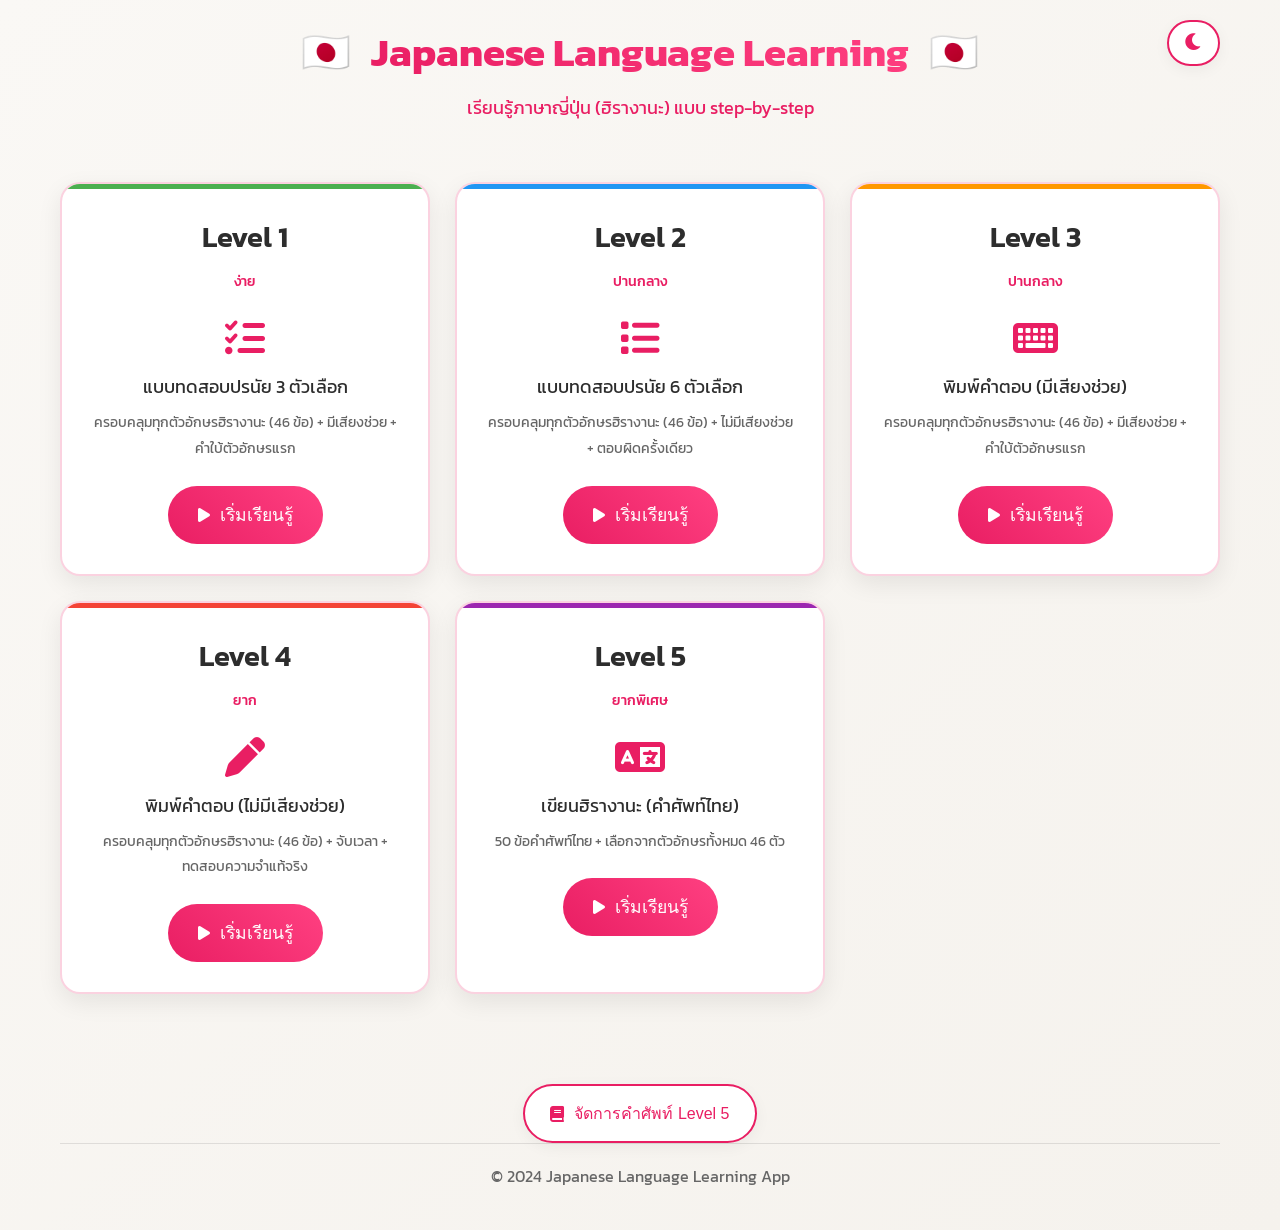
<file: jp/index.html>
<!DOCTYPE html>
<html lang="th">
<head>
    <meta charset="UTF-8">
    <meta name="viewport" content="width=device-width, initial-scale=1.0">
    <title>Japanese Language Learning - ฮิรางานะ</title>
    <link rel="stylesheet" href="styles.css">
    <link rel="stylesheet" href="dark-theme.css">
    <link href="https://fonts.googleapis.com/css2?family=Kanit:wght@300;400;500;700&display=swap" rel="stylesheet">
    <link href="https://cdnjs.cloudflare.com/ajax/libs/font-awesome/6.0.0/css/all.min.css" rel="stylesheet">
</head>
<body>
    <div class="container">
        <header class="header">
            <div class="flag-container">
                <span class="flag">🇯🇵</span>
                <h1>Japanese Language Learning</h1>
                <span class="flag">🇯🇵</span>
            </div>
            <p class="subtitle">เรียนรู้ภาษาญี่ปุ่น (ฮิรางานะ) แบบ step-by-step</p>
            <button class="dark-mode-toggle" id="darkModeToggle">
                <i class="fas fa-moon"></i>
            </button>
        </header>

        <main class="main-content">
            <div class="levels-grid">
                <div class="level-card level-1" data-level="1">
                    <div class="level-header">
                        <h2>Level 1</h2>
                        <span class="difficulty">ง่าย</span>
                    </div>
                    <div class="level-description">
                        <i class="fas fa-list-check"></i>
                        <p>แบบทดสอบปรนัย 3 ตัวเลือก</p>
                        <small>ครอบคลุมทุกตัวอักษรฮิรางานะ (46 ข้อ) + มีเสียงช่วย + คำใบ้ตัวอักษรแรก</small>
                    </div>
                    <button class="start-btn" onclick="startLevel(1)">
                        <i class="fas fa-play"></i> เริ่มเรียนรู้
                    </button>
                </div>

                <div class="level-card level-2" data-level="2">
                    <div class="level-header">
                        <h2>Level 2</h2>
                        <span class="difficulty">ปานกลาง</span>
                    </div>
                    <div class="level-description">
                        <i class="fas fa-list"></i>
                        <p>แบบทดสอบปรนัย 6 ตัวเลือก</p>
                        <small>ครอบคลุมทุกตัวอักษรฮิรางานะ (46 ข้อ) + ไม่มีเสียงช่วย + ตอบผิดครั้งเดียว</small>
                    </div>
                    <button class="start-btn" onclick="startLevel(2)">
                        <i class="fas fa-play"></i> เริ่มเรียนรู้
                    </button>
                </div>

                <div class="level-card level-3" data-level="3">
                    <div class="level-header">
                        <h2>Level 3</h2>
                        <span class="difficulty">ปานกลาง</span>
                    </div>
                    <div class="level-description">
                        <i class="fas fa-keyboard"></i>
                        <p>พิมพ์คำตอบ (มีเสียงช่วย)</p>
                        <small>ครอบคลุมทุกตัวอักษรฮิรางานะ (46 ข้อ) + มีเสียงช่วย + คำใบ้ตัวอักษรแรก</small>
                    </div>
                    <button class="start-btn" onclick="startLevel(3)">
                        <i class="fas fa-play"></i> เริ่มเรียนรู้
                    </button>
                </div>

                <div class="level-card level-4" data-level="4">
                    <div class="level-header">
                        <h2>Level 4</h2>
                        <span class="difficulty">ยาก</span>
                    </div>
                    <div class="level-description">
                        <i class="fas fa-pen"></i>
                        <p>พิมพ์คำตอบ (ไม่มีเสียงช่วย)</p>
                        <small>ครอบคลุมทุกตัวอักษรฮิรางานะ (46 ข้อ) + จับเวลา + ทดสอบความจำแท้จริง</small>
                    </div>
                    <button class="start-btn" onclick="startLevel(4)">
                        <i class="fas fa-play"></i> เริ่มเรียนรู้
                    </button>
                </div>

                <div class="level-card level-5" data-level="5">
                    <div class="level-header">
                        <h2>Level 5</h2>
                        <span class="difficulty">ยากพิเศษ</span>
                    </div>
                    <div class="level-description">
                        <i class="fas fa-language"></i>
                        <p>เขียนฮิรางานะ (คำศัพท์ไทย)</p>
                        <small>50 ข้อคำศัพท์ไทย + เลือกจากตัวอักษรทั้งหมด 46 ตัว</small>
                    </div>
                    <button class="start-btn" onclick="startLevel(5)">
                        <i class="fas fa-play"></i> เริ่มเรียนรู้
                    </button>
                </div>
            </div>

            <div class="additional-tools">
                <button class="tool-btn" onclick="window.open('level5_cr.html', '_blank')">
                    <i class="fas fa-book"></i> จัดการคำศัพท์ Level 5
                </button>
            </div>
        </main>

        <footer class="footer">
            <p>&copy; 2024 Japanese Language Learning App</p>
        </footer>
    </div>

    <script src="hiragana.js"></script>
    <script>
        // Dark Mode Toggle
        const darkModeToggle = document.getElementById('darkModeToggle');
        const body = document.body;

        // Check for saved dark mode preference
        if (localStorage.getItem('darkMode') === 'enabled') {
            body.classList.add('dark-mode');
            darkModeToggle.innerHTML = '<i class="fas fa-sun"></i>';
        }

        darkModeToggle.addEventListener('click', () => {
            body.classList.toggle('dark-mode');
            const isDarkMode = body.classList.contains('dark-mode');
            
            if (isDarkMode) {
                darkModeToggle.innerHTML = '<i class="fas fa-sun"></i>';
                localStorage.setItem('darkMode', 'enabled');
            } else {
                darkModeToggle.innerHTML = '<i class="fas fa-moon"></i>';
                localStorage.setItem('darkMode', 'disabled');
            }
        });

        // Start Level Function
        function startLevel(level) {
            window.location.href = `level${level}.html`;
        }

        // Animate level cards on scroll
        const observerOptions = {
            threshold: 0.1,
            rootMargin: '0px 0px -50px 0px'
        };

        const observer = new IntersectionObserver((entries) => {
            entries.forEach(entry => {
                if (entry.isIntersecting) {
                    entry.target.style.opacity = '1';
                    entry.target.style.transform = 'translateY(0)';
                }
            });
        }, observerOptions);

        document.querySelectorAll('.level-card').forEach(card => {
            card.style.opacity = '0';
            card.style.transform = 'translateY(20px)';
            card.style.transition = 'opacity 0.6s ease, transform 0.6s ease';
            observer.observe(card);
        });
    </script>
</body>
</html>
</file>
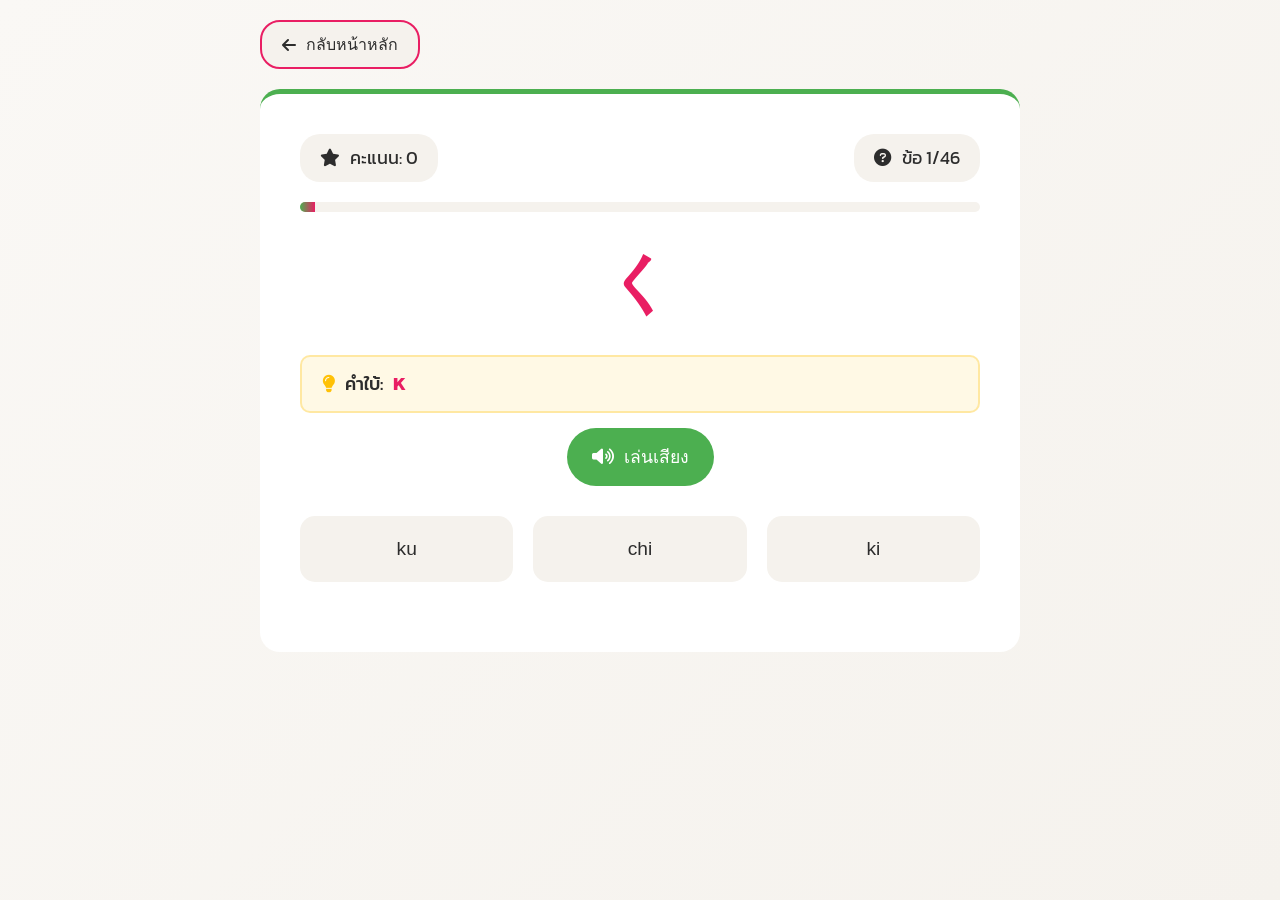
<file: jp/level1.html>
<!DOCTYPE html>
<html lang="th">
<head>
    <meta charset="UTF-8">
    <meta name="viewport" content="width=device-width, initial-scale=1.0">
    <title>Level 1 - Multiple Choice (3 Options) | Japanese Learning</title>
    <link rel="stylesheet" href="styles.css">
    <link rel="stylesheet" href="dark-theme.css">
    <link href="https://fonts.googleapis.com/css2?family=Kanit:wght@300;400;500;700&display=swap" rel="stylesheet">
    <link href="https://cdnjs.cloudflare.com/ajax/libs/font-awesome/6.0.0/css/all.min.css" rel="stylesheet">
    <style>
        .level-1-container {
            max-width: 800px;
            margin: 0 auto;
            padding: 20px;
        }
        
        .quiz-container {
            background: var(--bg-card);
            border-radius: 20px;
            padding: 40px;
            text-align: center;
            border-top: 5px solid var(--level-1);
        }
        
        .character-display {
            font-size: 4rem;
            font-weight: bold;
            color: var(--primary-pink);
            margin-bottom: 20px;
            animation: fadeIn 0.5s ease;
        }
        
        .sound-hint {
            background: var(--level-1);
            color: white;
            border: none;
            padding: 15px 25px;
            border-radius: 30px;
            font-size: 1.1rem;
            cursor: pointer;
            margin-bottom: 30px;
            transition: all 0.3s ease;
            display: inline-flex;
            align-items: center;
            gap: 10px;
        }
        
        .sound-hint:hover {
            transform: scale(1.05);
            box-shadow: 0 5px 15px rgba(76, 175, 80, 0.3);
        }
        
        .sound-hint:active {
            transform: scale(0.95);
        }
        
        .hint-line {
            background: rgba(255, 193, 7, 0.1);
            border: 2px solid rgba(255, 193, 7, 0.3);
            border-radius: 10px;
            padding: 12px 20px;
            margin: 15px 0;
            font-size: 1.1rem;
            font-weight: 500;
            color: var(--text-primary);
            display: flex;
            align-items: center;
            gap: 10px;
            animation: fadeIn 0.5s ease;
        }
        
        .hint-line i {
            color: #ffc107;
        }
        
        #hintText {
            font-weight: 700;
            color: var(--primary-pink);
            font-size: 1.2rem;
        }
        
        .options-container {
            display: grid;
            grid-template-columns: repeat(auto-fit, minmax(200px, 1fr));
            gap: 20px;
            margin-bottom: 30px;
        }
        
        .option-btn {
            background: var(--bg-secondary);
            color: var(--text-primary);
            border: 2px solid transparent;
            padding: 20px;
            border-radius: 15px;
            font-size: 1.2rem;
            font-weight: 500;
            cursor: pointer;
            transition: all 0.3s ease;
            position: relative;
            overflow: hidden;
        }
        
        .option-btn:hover {
            border-color: var(--level-1);
            transform: translateY(-3px);
            box-shadow: 0 5px 15px rgba(76, 175, 80, 0.2);
        }
        
        .option-btn.correct {
            background: var(--level-1);
            color: white;
            border-color: var(--level-1);
            animation: correctPulse 0.6s ease;
        }
        
        .option-btn.incorrect {
            background: var(--error);
            color: white;
            border-color: var(--error);
            animation: shake 0.5s ease;
        }
        
        .option-btn:disabled {
            cursor: not-allowed;
            opacity: 0.7;
        }
        
        @keyframes correctPulse {
            0%, 100% { transform: scale(1); }
            50% { transform: scale(1.05); }
        }
        
        @keyframes shake {
            0%, 100% { transform: translateX(0); }
            25% { transform: translateX(-10px); }
            75% { transform: translateX(10px); }
        }
        
        .progress-bar {
            background: var(--bg-secondary);
            height: 10px;
            border-radius: 5px;
            overflow: hidden;
            margin-bottom: 20px;
        }
        
        .progress-fill {
            background: linear-gradient(90deg, var(--level-1), var(--primary-pink));
            height: 100%;
            transition: width 0.5s ease;
        }
        
        .score-display {
            display: flex;
            justify-content: space-between;
            margin-bottom: 20px;
            font-size: 1.1rem;
        }
        
        .score-item {
            background: var(--bg-secondary);
            padding: 10px 20px;
            border-radius: 20px;
            display: flex;
            align-items: center;
            gap: 10px;
        }
        
        .attempts-display {
            background: var(--warning);
            color: white;
            padding: 10px 20px;
            border-radius: 20px;
            margin-bottom: 20px;
            display: inline-block;
        }
        
        .feedback-message {
            margin: 20px 0;
            padding: 15px;
            border-radius: 10px;
            font-weight: 500;
            animation: fadeIn 0.5s ease;
        }
        
        .feedback-message.correct {
            background: rgba(76, 175, 80, 0.2);
            color: var(--level-1);
            border: 2px solid var(--level-1);
        }
        
        .feedback-message.incorrect {
            background: rgba(244, 67, 54, 0.2);
            color: var(--error);
            border: 2px solid var(--error);
        }
        
        .next-btn {
            background: linear-gradient(45deg, var(--primary-pink), var(--accent-pink));
            color: white;
            border: none;
            padding: 15px 30px;
            border-radius: 30px;
            font-size: 1.1rem;
            font-weight: 500;
            cursor: pointer;
            transition: all 0.3s ease;
            display: inline-flex;
            align-items: center;
            gap: 10px;
        }
        
        .next-btn:hover {
            transform: scale(1.05);
            box-shadow: 0 5px 20px rgba(233, 30, 99, 0.4);
        }
        
        .back-btn {
            background: var(--bg-secondary);
            color: var(--text-primary);
            border: 2px solid var(--primary-pink);
            padding: 10px 20px;
            border-radius: 20px;
            font-size: 1rem;
            cursor: pointer;
            transition: all 0.3s ease;
            margin-bottom: 20px;
            display: inline-flex;
            align-items: center;
            gap: 10px;
        }
        
        .back-btn:hover {
            background: var(--primary-pink);
            color: white;
        }
        
        .result-container {
            text-align: center;
            padding: 40px;
        }
        
        .result-title {
            font-size: 2rem;
            font-weight: 700;
            margin-bottom: 20px;
            background: linear-gradient(45deg, var(--level-1), var(--primary-pink));
            -webkit-background-clip: text;
            -webkit-text-fill-color: transparent;
            background-clip: text;
        }
        
        .result-stats {
            display: grid;
            grid-template-columns: repeat(auto-fit, minmax(150px, 1fr));
            gap: 20px;
            margin-bottom: 30px;
        }
        
        .stat-card {
            background: var(--bg-secondary);
            padding: 20px;
            border-radius: 15px;
            text-align: center;
        }
        
        .stat-value {
            font-size: 2rem;
            font-weight: 700;
            color: var(--primary-pink);
        }
        
        .stat-label {
            color: var(--text-secondary);
            margin-top: 5px;
        }
        
        .action-buttons {
            display: flex;
            gap: 20px;
            justify-content: center;
            flex-wrap: wrap;
        }
        
        @media (max-width: 768px) {
            .quiz-container {
                padding: 30px 20px;
            }
            
            .character-display {
                font-size: 3rem;
            }
            
            .options-container {
                grid-template-columns: 1fr;
            }
            
            .score-display {
                flex-direction: column;
                gap: 10px;
            }
        }
    </style>
</head>
<body>
    <div class="level-1-container">
        <button class="back-btn" onclick="goBack()">
            <i class="fas fa-arrow-left"></i> กลับหน้าหลัก
        </button>
        
        <div id="quizContainer" class="quiz-container">
            <div class="score-display">
                <div class="score-item">
                    <i class="fas fa-star"></i>
                    <span>คะแนน: <span id="score">0</span></span>
                </div>
                <div class="score-item">
                    <i class="fas fa-question-circle"></i>
                    <span>ข้อ <span id="currentQuestion">1</span>/<span id="totalQuestions">10</span></span>
                </div>
            </div>
            
            <div class="progress-bar">
                <div id="progressFill" class="progress-fill" style="width: 10%"></div>
            </div>
            
            <div id="characterDisplay" class="character-display">
                あ
            </div>
            
            <div id="hintLine" class="hint-line">
                <i class="fas fa-lightbulb"></i> คำใบ้: <span id="hintText">A</span>
            </div>
            
            <button id="soundHint" class="sound-hint" onclick="playSound()">
                <i class="fas fa-volume-up"></i> เล่นเสียง
            </button>
            
            <div id="optionsContainer" class="options-container">
                <!-- Options will be generated here -->
            </div>
            
            <div id="feedbackMessage"></div>
            
            <button id="nextBtn" class="next-btn" style="display: none;" onclick="nextQuestion()">
                <i class="fas fa-arrow-right"></i> ข้อถัดไป
            </button>
        </div>
        
        <div id="resultContainer" class="result-container" style="display: none;">
            <h2 class="result-title">🎉 สำเร็จแล้ว!</h2>
            <div class="result-stats">
                <div class="stat-card">
                    <div class="stat-value" id="finalScore">0</div>
                    <div class="stat-label">คะแนนรวม</div>
                </div>
                <div class="stat-card">
                    <div class="stat-value" id="accuracy">0%</div>
                    <div class="stat-label">ความแม่นยำ</div>
                </div>
                <div class="stat-card">
                    <div class="stat-value" id="timeSpent">0s</div>
                    <div class="stat-label">เวลาที่ใช้</div>
                </div>
            </div>
            <div class="action-buttons">
                <button class="next-btn" onclick="restartQuiz()">
                    <i class="fas fa-redo"></i> เริ่มใหม่
                </button>
                <button class="back-btn" onclick="goBack()">
                    <i class="fas fa-home"></i> กลับหน้าหลัก
                </button>
            </div>
        </div>
    </div>

    <script src="hiragana.js"></script>
    <script>
        // Game State
        let currentCharacter = '';
        let currentOptions = [];
        let correctAnswer = '';
        let score = 0;
        let currentQuestionIndex = 0;
        let totalQuestions = 46;
        let startTime = Date.now();
        let characterQueue = [];
        
        // Initialize game
        function initGame() {
            score = 0;
            currentQuestionIndex = 0;
            startTime = Date.now();
            
            // Create queue of all hiragana characters
            characterQueue = HiraganaHelper.shuffleArray(HiraganaHelper.getAllCharacters());
            
            document.getElementById('quizContainer').style.display = 'block';
            document.getElementById('resultContainer').style.display = 'none';
            generateQuestion();
        }
        
        // Generate new question
        function generateQuestion() {
            // Reset state
            document.getElementById('feedbackMessage').innerHTML = '';
            document.getElementById('nextBtn').style.display = 'none';
            document.getElementById('soundHint').disabled = false;
            
            // Get next character from queue
            currentCharacter = characterQueue[currentQuestionIndex];
            correctAnswer = HiraganaHelper.getRomaji(currentCharacter);
            
            // Set hint text with first letter of romaji
            const firstLetter = correctAnswer.charAt(0).toUpperCase();
            document.getElementById('hintText').textContent = firstLetter;
            
            // Generate options
            const wrongAnswers = HiraganaHelper.generateWrongAnswers(currentCharacter, 2, true);
            currentOptions = [correctAnswer, ...wrongAnswers];
            currentOptions = HiraganaHelper.shuffleArray(currentOptions);
            
            // Update display
            document.getElementById('characterDisplay').textContent = currentCharacter;
            document.getElementById('currentQuestion').textContent = currentQuestionIndex + 1;
            document.getElementById('totalQuestions').textContent = totalQuestions;
            document.getElementById('score').textContent = score;
            
            // Update progress bar
            const progress = ((currentQuestionIndex + 1) / totalQuestions) * 100;
            document.getElementById('progressFill').style.width = progress + '%';
            
            // Create option buttons
            const optionsContainer = document.getElementById('optionsContainer');
            optionsContainer.innerHTML = '';
            
            currentOptions.forEach((option, index) => {
                const button = document.createElement('button');
                button.className = 'option-btn';
                button.textContent = option;
                button.onclick = () => checkAnswer(option, button);
                optionsContainer.appendChild(button);
            });
            
            }
        
        // Play sound
        function playSound() {
            HiraganaHelper.playSound(currentCharacter);
        }
        
        // Check answer
        function checkAnswer(answer, buttonElement) {
            const allButtons = document.querySelectorAll('.option-btn');
            allButtons.forEach(btn => btn.disabled = true);
            
            const isCorrect = answer === correctAnswer;
            
            if (isCorrect) {
                buttonElement.classList.add('correct');
                score++;
                document.getElementById('score').textContent = score;
                
                showFeedback('ถูกต้อง! 🎉', 'correct');
                
                // Auto-proceed to next question after delay
                setTimeout(() => {
                    if (currentQuestionIndex < totalQuestions - 1) {
                        nextQuestion();
                    } else {
                        showResults();
                    }
                }, 1500);
            } else {
                buttonElement.classList.add('incorrect');
                
                // Show correct answer
                allButtons.forEach(btn => {
                    if (btn.textContent === correctAnswer) {
                        btn.classList.add('correct');
                    }
                });
                
                showFeedback('ผิด! คำตอบที่ถูกต้องคือ: ' + correctAnswer, 'incorrect');
                
                // Auto-proceed to next question after delay
                setTimeout(() => {
                    if (currentQuestionIndex < totalQuestions - 1) {
                        nextQuestion();
                    } else {
                        showResults();
                    }
                }, 2000);
            }
        }
        
        // Show feedback
        function showFeedback(message, type) {
            const feedbackElement = document.getElementById('feedbackMessage');
            feedbackElement.className = `feedback-message ${type}`;
            feedbackElement.textContent = message;
        }
        
        // Next question
        function nextQuestion() {
            currentQuestionIndex++;
            if (currentQuestionIndex < totalQuestions) {
                generateQuestion();
            } else {
                showResults();
            }
        }
        
        // Show results
        function showResults() {
            const endTime = Date.now();
            const timeSpent = Math.round((endTime - startTime) / 1000);
            const accuracy = Math.round((score / totalQuestions) * 100);
            
            document.getElementById('quizContainer').style.display = 'none';
            document.getElementById('resultContainer').style.display = 'block';
            document.getElementById('finalScore').textContent = score;
            document.getElementById('accuracy').textContent = accuracy + '%';
            document.getElementById('timeSpent').textContent = timeSpent + 's';
            
            // Save score
            ScoreManager.saveScore(1, score, totalQuestions);
        }
        
        // Restart quiz
        function restartQuiz() {
            initGame();
        }
        
        // Go back to main page
        function goBack() {
            window.location.href = 'index.html';
        }
        
        // Initialize on load
        window.onload = function() {
            // Check for saved dark mode preference
            const body = document.body;
            if (localStorage.getItem('darkMode') === 'enabled') {
                body.classList.add('dark-mode');
            }
            
            initGame();
        };
    </script>
</body>
</html>
</file>
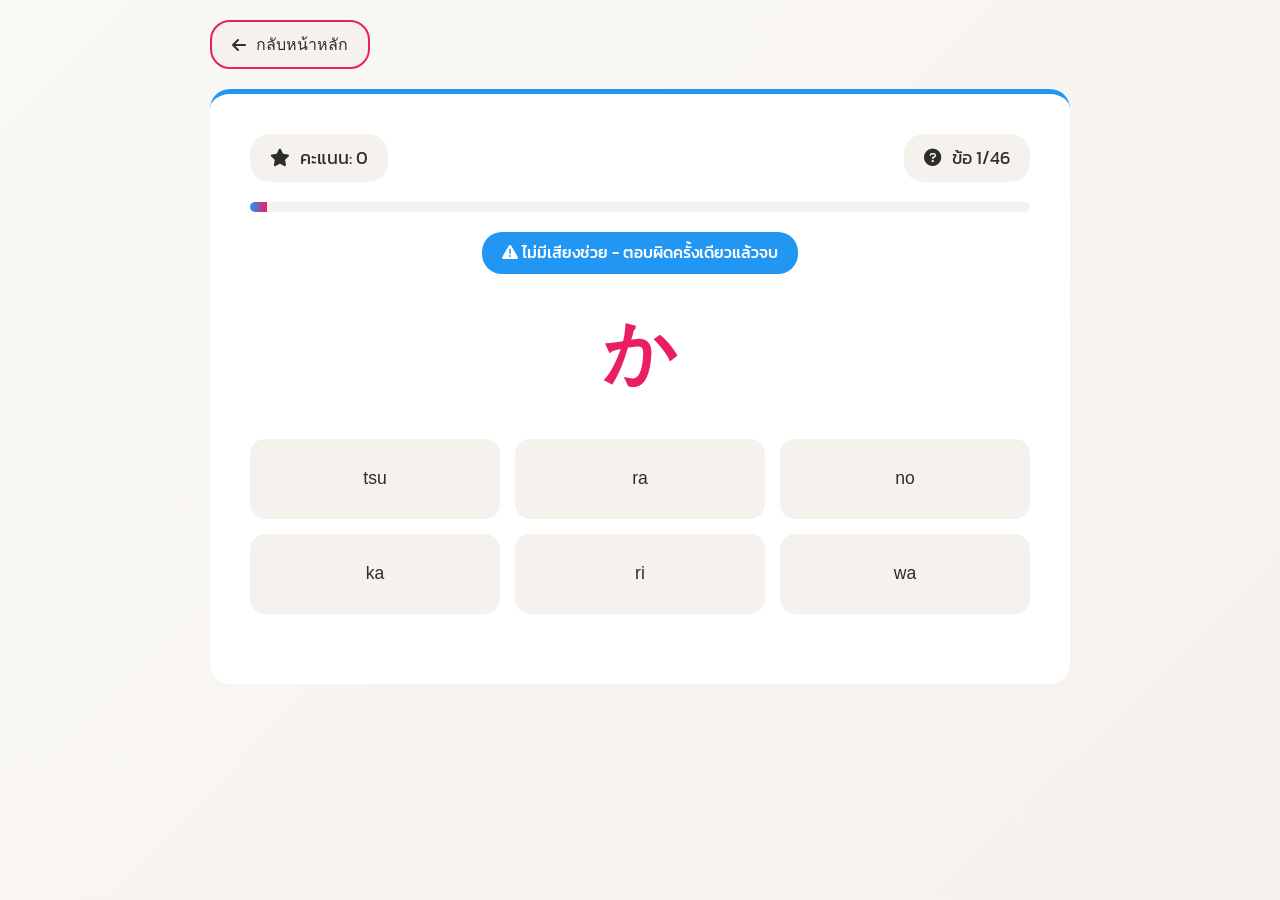
<file: jp/level2.html>
<!DOCTYPE html>
<html lang="th">
<head>
    <meta charset="UTF-8">
    <meta name="viewport" content="width=device-width, initial-scale=1.0">
    <title>Level 2 - Multiple Choice (6 Options) | Japanese Learning</title>
    <link rel="stylesheet" href="styles.css">
    <link rel="stylesheet" href="dark-theme.css">
    <link href="https://fonts.googleapis.com/css2?family=Kanit:wght@300;400;500;700&display=swap" rel="stylesheet">
    <link href="https://cdnjs.cloudflare.com/ajax/libs/font-awesome/6.0.0/css/all.min.css" rel="stylesheet">
    <style>
        .level-2-container {
            max-width: 900px;
            margin: 0 auto;
            padding: 20px;
        }
        
        .quiz-container {
            background: var(--bg-card);
            border-radius: 20px;
            padding: 40px;
            text-align: center;
            border-top: 5px solid var(--level-2);
        }
        
        .character-display {
            font-size: 4.5rem;
            font-weight: bold;
            color: var(--primary-pink);
            margin-bottom: 30px;
            animation: fadeIn 0.5s ease;
        }
        
        .options-container {
            display: grid;
            grid-template-columns: repeat(3, 1fr);
            gap: 15px;
            margin-bottom: 30px;
        }
        
        .option-btn {
            background: var(--bg-secondary);
            color: var(--text-primary);
            border: 2px solid transparent;
            padding: 20px 15px;
            border-radius: 15px;
            font-size: 1.1rem;
            font-weight: 500;
            cursor: pointer;
            transition: all 0.3s ease;
            position: relative;
            overflow: hidden;
            min-height: 80px;
            display: flex;
            align-items: center;
            justify-content: center;
        }
        
        .option-btn:hover {
            border-color: var(--level-2);
            transform: translateY(-3px);
            box-shadow: 0 5px 15px rgba(33, 150, 243, 0.2);
        }
        
        .option-btn.correct {
            background: var(--level-2);
            color: white;
            border-color: var(--level-2);
            animation: correctPulse 0.6s ease;
        }
        
        .option-btn.incorrect {
            background: var(--error);
            color: white;
            border-color: var(--error);
            animation: shake 0.5s ease;
        }
        
        .option-btn:disabled {
            cursor: not-allowed;
            opacity: 0.7;
        }
        
        @keyframes correctPulse {
            0%, 100% { transform: scale(1); }
            50% { transform: scale(1.05); }
        }
        
        @keyframes shake {
            0%, 100% { transform: translateX(0); }
            25% { transform: translateX(-10px); }
            75% { transform: translateX(10px); }
        }
        
        .progress-bar {
            background: var(--bg-secondary);
            height: 10px;
            border-radius: 5px;
            overflow: hidden;
            margin-bottom: 20px;
        }
        
        .progress-fill {
            background: linear-gradient(90deg, var(--level-2), var(--primary-pink));
            height: 100%;
            transition: width 0.5s ease;
        }
        
        .score-display {
            display: flex;
            justify-content: space-between;
            margin-bottom: 20px;
            font-size: 1.1rem;
        }
        
        .score-item {
            background: var(--bg-secondary);
            padding: 10px 20px;
            border-radius: 20px;
            display: flex;
            align-items: center;
            gap: 10px;
        }
        
        .difficulty-badge {
            background: var(--level-2);
            color: white;
            padding: 8px 20px;
            border-radius: 20px;
            margin-bottom: 20px;
            display: inline-block;
            font-weight: 500;
        }
        
        .feedback-message {
            margin: 20px 0;
            padding: 15px;
            border-radius: 10px;
            font-weight: 500;
            animation: fadeIn 0.5s ease;
        }
        
        .feedback-message.correct {
            background: rgba(33, 150, 243, 0.2);
            color: var(--level-2);
            border: 2px solid var(--level-2);
        }
        
        .feedback-message.incorrect {
            background: rgba(244, 67, 54, 0.2);
            color: var(--error);
            border: 2px solid var(--error);
        }
        
        .next-btn {
            background: linear-gradient(45deg, var(--primary-pink), var(--accent-pink));
            color: white;
            border: none;
            padding: 15px 30px;
            border-radius: 30px;
            font-size: 1.1rem;
            font-weight: 500;
            cursor: pointer;
            transition: all 0.3s ease;
            display: inline-flex;
            align-items: center;
            gap: 10px;
        }
        
        .next-btn:hover {
            transform: scale(1.05);
            box-shadow: 0 5px 20px rgba(233, 30, 99, 0.4);
        }
        
        .back-btn {
            background: var(--bg-secondary);
            color: var(--text-primary);
            border: 2px solid var(--primary-pink);
            padding: 10px 20px;
            border-radius: 20px;
            font-size: 1rem;
            cursor: pointer;
            transition: all 0.3s ease;
            margin-bottom: 20px;
            display: inline-flex;
            align-items: center;
            gap: 10px;
        }
        
        .back-btn:hover {
            background: var(--primary-pink);
            color: white;
        }
        
        .result-container {
            text-align: center;
            padding: 40px;
        }
        
        .result-title {
            font-size: 2rem;
            font-weight: 700;
            margin-bottom: 20px;
            background: linear-gradient(45deg, var(--level-2), var(--primary-pink));
            -webkit-background-clip: text;
            -webkit-text-fill-color: transparent;
            background-clip: text;
        }
        
        .result-stats {
            display: grid;
            grid-template-columns: repeat(auto-fit, minmax(150px, 1fr));
            gap: 20px;
            margin-bottom: 30px;
        }
        
        .stat-card {
            background: var(--bg-secondary);
            padding: 20px;
            border-radius: 15px;
            text-align: center;
        }
        
        .stat-value {
            font-size: 2rem;
            font-weight: 700;
            color: var(--primary-pink);
        }
        
        .stat-label {
            color: var(--text-secondary);
            margin-top: 5px;
        }
        
        .action-buttons {
            display: flex;
            gap: 20px;
            justify-content: center;
            flex-wrap: wrap;
        }
        
        .no-hint-notice {
            background: var(--warning);
            color: white;
            padding: 10px 20px;
            border-radius: 20px;
            margin-bottom: 20px;
            display: inline-block;
            font-size: 0.9rem;
        }
        
        @media (max-width: 768px) {
            .quiz-container {
                padding: 30px 20px;
            }
            
            .character-display {
                font-size: 3.5rem;
            }
            
            .options-container {
                grid-template-columns: repeat(2, 1fr);
                gap: 12px;
            }
            
            .option-btn {
                padding: 15px 10px;
                font-size: 1rem;
                min-height: 70px;
            }
            
            .score-display {
                flex-direction: column;
                gap: 10px;
            }
        }
        
        @media (max-width: 480px) {
            .options-container {
                grid-template-columns: 1fr;
            }
            
            .character-display {
                font-size: 3rem;
            }
        }
    </style>
</head>
<body>
    <div class="level-2-container">
        <button class="back-btn" onclick="goBack()">
            <i class="fas fa-arrow-left"></i> กลับหน้าหลัก
        </button>
        
        <div id="quizContainer" class="quiz-container">
            <div class="score-display">
                <div class="score-item">
                    <i class="fas fa-star"></i>
                    <span>คะแนน: <span id="score">0</span></span>
                </div>
                <div class="score-item">
                    <i class="fas fa-question-circle"></i>
                    <span>ข้อ <span id="currentQuestion">1</span>/<span id="totalQuestions">15</span></span>
                </div>
            </div>
            
            <div class="progress-bar">
                <div id="progressFill" class="progress-fill" style="width: 6.67%"></div>
            </div>
            
            <div class="difficulty-badge">
                <i class="fas fa-exclamation-triangle"></i> ไม่มีเสียงช่วย - ตอบผิดครั้งเดียวแล้วจบ
            </div>
            
            <div id="characterDisplay" class="character-display">
                あ
            </div>
            
            <div id="optionsContainer" class="options-container">
                <!-- Options will be generated here -->
            </div>
            
            <div id="feedbackMessage"></div>
            
            <button id="nextBtn" class="next-btn" style="display: none;" onclick="nextQuestion()">
                <i class="fas fa-arrow-right"></i> ข้อถัดไป
            </button>
        </div>
        
        <div id="resultContainer" class="result-container" style="display: none;">
            <h2 class="result-title">🎯 สำเร็จแล้ว!</h2>
            <div class="result-stats">
                <div class="stat-card">
                    <div class="stat-value" id="finalScore">0</div>
                    <div class="stat-label">คะแนนรวม</div>
                </div>
                <div class="stat-card">
                    <div class="stat-value" id="accuracy">0%</div>
                    <div class="stat-label">ความแม่นยำ</div>
                </div>
                <div class="stat-card">
                    <div class="stat-value" id="timeSpent">0s</div>
                    <div class="stat-label">เวลาที่ใช้</div>
                </div>
            </div>
            <div class="action-buttons">
                <button class="next-btn" onclick="restartQuiz()">
                    <i class="fas fa-redo"></i> เริ่มใหม่
                </button>
                <button class="back-btn" onclick="goBack()">
                    <i class="fas fa-home"></i> กลับหน้าหลัก
                </button>
            </div>
        </div>
    </div>

    <script src="hiragana.js"></script>
    <script>
        // Game State
        let currentCharacter = '';
        let currentOptions = [];
        let correctAnswer = '';
        let score = 0;
        let currentQuestionIndex = 0;
        let totalQuestions = 46;
        let startTime = Date.now();
        let quizEnded = false;
        let characterQueue = [];
        
        // Initialize game
        function initGame() {
            score = 0;
            currentQuestionIndex = 0;
            startTime = Date.now();
            quizEnded = false;
            
            // Create queue of all hiragana characters
            characterQueue = HiraganaHelper.shuffleArray(HiraganaHelper.getAllCharacters());
            
            document.getElementById('quizContainer').style.display = 'block';
            document.getElementById('resultContainer').style.display = 'none';
            generateQuestion();
        }
        
        // Generate new question
        function generateQuestion() {
            // Reset state
            document.getElementById('feedbackMessage').innerHTML = '';
            document.getElementById('nextBtn').style.display = 'none';
            
            // Get next character from queue
            currentCharacter = characterQueue[currentQuestionIndex];
            correctAnswer = HiraganaHelper.getRomaji(currentCharacter);
            
            // Generate options (6 options: 1 correct + 5 wrong)
            const wrongAnswers = HiraganaHelper.generateWrongAnswers(currentCharacter, 5, false);
            currentOptions = [correctAnswer, ...wrongAnswers];
            currentOptions = HiraganaHelper.shuffleArray(currentOptions);
            
            // Update display
            document.getElementById('characterDisplay').textContent = currentCharacter;
            document.getElementById('currentQuestion').textContent = currentQuestionIndex + 1;
            document.getElementById('totalQuestions').textContent = totalQuestions;
            document.getElementById('score').textContent = score;
            
            // Update progress bar
            const progress = ((currentQuestionIndex + 1) / totalQuestions) * 100;
            document.getElementById('progressFill').style.width = progress + '%';
            
            // Create option buttons
            const optionsContainer = document.getElementById('optionsContainer');
            optionsContainer.innerHTML = '';
            
            currentOptions.forEach((option, index) => {
                const button = document.createElement('button');
                button.className = 'option-btn';
                button.textContent = option;
                button.onclick = () => checkAnswer(option, button);
                optionsContainer.appendChild(button);
            });
        }
        
        // Check answer
        function checkAnswer(answer, buttonElement) {
            if (quizEnded) return;
            
            const allButtons = document.querySelectorAll('.option-btn');
            allButtons.forEach(btn => btn.disabled = true);
            
            const isCorrect = answer === correctAnswer;
            
            if (isCorrect) {
                buttonElement.classList.add('correct');
                score++;
                document.getElementById('score').textContent = score;
                
                showFeedback('ถูกต้อง! 🎉', 'correct');
                
                // Auto-proceed to next question after delay
                setTimeout(() => {
                    if (currentQuestionIndex < totalQuestions - 1) {
                        nextQuestion();
                    } else {
                        showResults();
                    }
                }, 1500);
            } else {
                buttonElement.classList.add('incorrect');
                
                // Show correct answer
                allButtons.forEach(btn => {
                    if (btn.textContent === correctAnswer) {
                        btn.classList.add('correct');
                    }
                });
                
                showFeedback(`ผิด! คำตอบที่ถูกต้องคือ: ${correctAnswer}`, 'incorrect');
                
                // Show next button immediately (no retry in Level 2)
                document.getElementById('nextBtn').style.display = 'inline-flex';
            }
        }
        
        // Show feedback
        function showFeedback(message, type) {
            const feedbackElement = document.getElementById('feedbackMessage');
            feedbackElement.className = `feedback-message ${type}`;
            feedbackElement.textContent = message;
        }
        
        // Next question
        function nextQuestion() {
            currentQuestionIndex++;
            if (currentQuestionIndex < totalQuestions) {
                generateQuestion();
            } else {
                showResults();
            }
        }
        
        // Show results
        function showResults() {
            quizEnded = true;
            const endTime = Date.now();
            const timeSpent = Math.round((endTime - startTime) / 1000);
            const accuracy = Math.round((score / totalQuestions) * 100);
            
            document.getElementById('quizContainer').style.display = 'none';
            document.getElementById('resultContainer').style.display = 'block';
            document.getElementById('finalScore').textContent = score;
            document.getElementById('accuracy').textContent = accuracy + '%';
            document.getElementById('timeSpent').textContent = timeSpent + 's';
            
            // Save score
            ScoreManager.saveScore(2, score, totalQuestions);
        }
        
        // Restart quiz
        function restartQuiz() {
            initGame();
        }
        
        // Go back to main page
        function goBack() {
            window.location.href = 'index.html';
        }
        
        // Initialize on load
        window.onload = function() {
            // Check for saved dark mode preference
            const body = document.body;
            if (localStorage.getItem('darkMode') === 'enabled') {
                body.classList.add('dark-mode');
            }
            
            initGame();
        };
    </script>
</body>
</html>
</file>
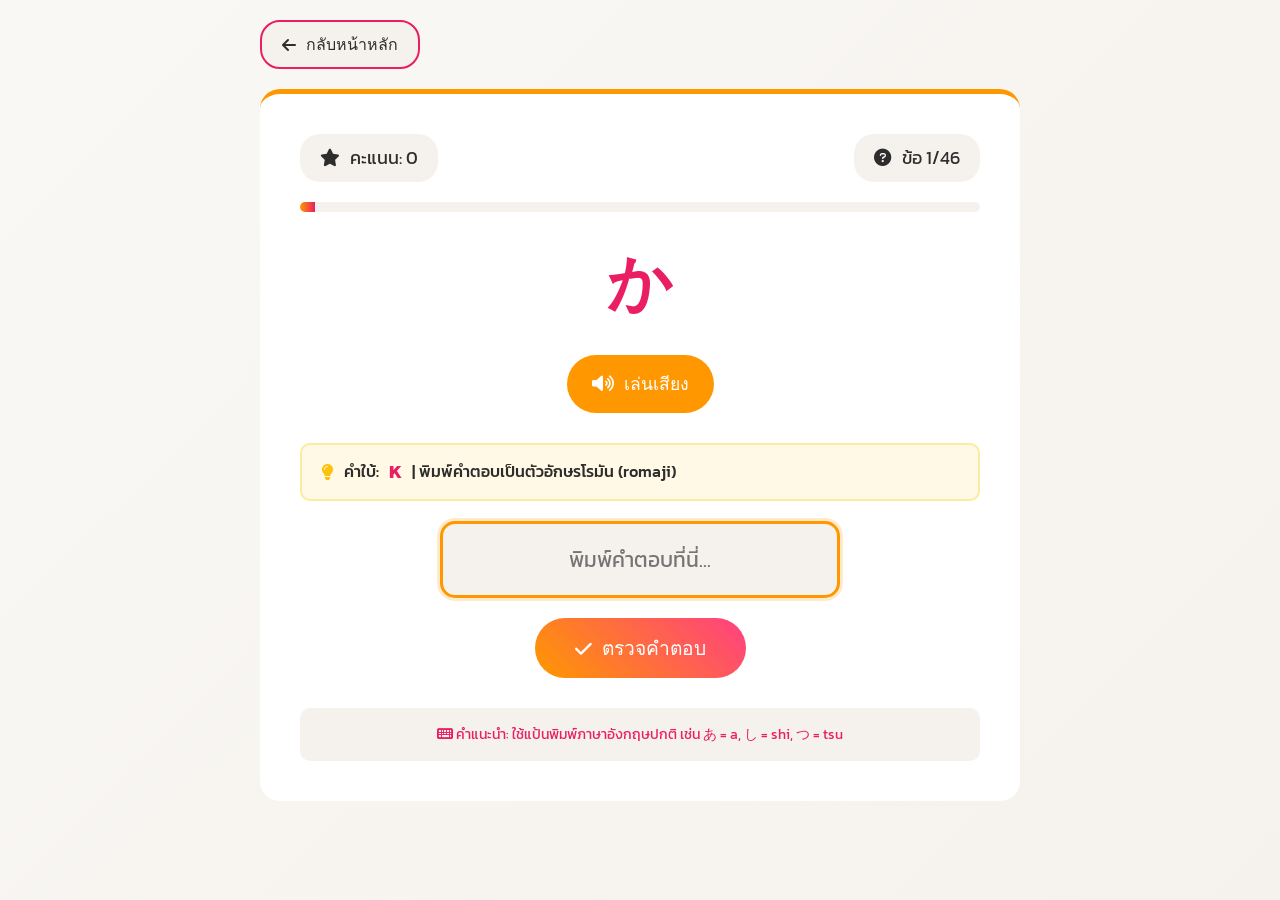
<file: jp/level3.html>
<!DOCTYPE html>
<html lang="th">
<head>
    <meta charset="UTF-8">
    <meta name="viewport" content="width=device-width, initial-scale=1.0">
    <title>Level 3 - Type Answer (with Hint) | Japanese Learning</title>
    <link rel="stylesheet" href="styles.css">
    <link rel="stylesheet" href="dark-theme.css">
    <link href="https://fonts.googleapis.com/css2?family=Kanit:wght@300;400;500;700&display=swap" rel="stylesheet">
    <link href="https://cdnjs.cloudflare.com/ajax/libs/font-awesome/6.0.0/css/all.min.css" rel="stylesheet">
    <style>
        .level-3-container {
            max-width: 800px;
            margin: 0 auto;
            padding: 20px;
        }
        
        .quiz-container {
            background: var(--bg-card);
            border-radius: 20px;
            padding: 40px;
            text-align: center;
            border-top: 5px solid var(--level-3);
        }
        
        .character-display {
            font-size: 4rem;
            font-weight: bold;
            color: var(--primary-pink);
            margin-bottom: 20px;
            animation: fadeIn 0.5s ease;
        }
        
        .sound-hint {
            background: var(--level-3);
            color: white;
            border: none;
            padding: 15px 25px;
            border-radius: 30px;
            font-size: 1.1rem;
            cursor: pointer;
            margin-bottom: 30px;
            transition: all 0.3s ease;
            display: inline-flex;
            align-items: center;
            gap: 10px;
        }
        
        .sound-hint:hover {
            transform: scale(1.05);
            box-shadow: 0 5px 15px rgba(255, 152, 0, 0.3);
        }
        
        .sound-hint:active {
            transform: scale(0.95);
        }
        
        .input-container {
            margin-bottom: 30px;
        }
        
        .answer-input {
            width: 100%;
            max-width: 400px;
            padding: 20px;
            font-size: 1.3rem;
            border: 3px solid var(--bg-secondary);
            border-radius: 15px;
            background: var(--bg-secondary);
            color: var(--text-primary);
            text-align: center;
            transition: all 0.3s ease;
            font-family: 'Kanit', sans-serif;
        }
        
        .answer-input:focus {
            outline: none;
            border-color: var(--level-3);
            box-shadow: 0 0 0 3px rgba(255, 152, 0, 0.2);
        }
        
        .answer-input.correct {
            border-color: var(--success);
            background: rgba(76, 175, 80, 0.1);
        }
        
        .answer-input.incorrect {
            border-color: var(--error);
            background: rgba(244, 67, 54, 0.1);
            animation: shake 0.5s ease;
        }
        
        @keyframes shake {
            0%, 100% { transform: translateX(0); }
            25% { transform: translateX(-10px); }
            75% { transform: translateX(10px); }
        }
        
        .submit-btn {
            background: linear-gradient(45deg, var(--level-3), var(--accent-pink));
            color: white;
            border: none;
            padding: 15px 40px;
            border-radius: 30px;
            font-size: 1.2rem;
            font-weight: 500;
            cursor: pointer;
            transition: all 0.3s ease;
            margin-top: 20px;
            display: inline-flex;
            align-items: center;
            gap: 10px;
        }
        
        .submit-btn:hover {
            transform: scale(1.05);
            box-shadow: 0 5px 20px rgba(255, 152, 0, 0.4);
        }
        
        .submit-btn:disabled {
            opacity: 0.5;
            cursor: not-allowed;
            transform: none;
        }
        
        .progress-bar {
            background: var(--bg-secondary);
            height: 10px;
            border-radius: 5px;
            overflow: hidden;
            margin-bottom: 20px;
        }
        
        .progress-fill {
            background: linear-gradient(90deg, var(--level-3), var(--primary-pink));
            height: 100%;
            transition: width 0.5s ease;
        }
        
        .score-display {
            display: flex;
            justify-content: space-between;
            margin-bottom: 20px;
            font-size: 1.1rem;
        }
        
        .score-item {
            background: var(--bg-secondary);
            padding: 10px 20px;
            border-radius: 20px;
            display: flex;
            align-items: center;
            gap: 10px;
        }
        
        .attempts-display {
            background: var(--warning);
            color: white;
            padding: 10px 20px;
            border-radius: 20px;
            margin-bottom: 20px;
            display: inline-block;
        }
        
        .feedback-message {
            margin: 20px 0;
            padding: 15px;
            border-radius: 10px;
            font-weight: 500;
            animation: fadeIn 0.5s ease;
        }
        
        .feedback-message.correct {
            background: rgba(76, 175, 80, 0.2);
            color: var(--success);
            border: 2px solid var(--success);
        }
        
        .feedback-message.incorrect {
            background: rgba(244, 67, 54, 0.2);
            color: var(--error);
            border: 2px solid var(--error);
        }
        
        .hint-text {
            background: rgba(255, 193, 7, 0.1);
            border: 2px solid rgba(255, 193, 7, 0.3);
            padding: 12px 20px;
            border-radius: 10px;
            margin-bottom: 20px;
            color: var(--text-primary);
            font-weight: 500;
            font-style: normal;
            display: flex;
            align-items: center;
            gap: 10px;
            animation: fadeIn 0.5s ease;
        }
        
        .hint-text i {
            color: #ffc107;
        }
        
        #hintLetter {
            font-weight: 700;
            color: var(--primary-pink);
            font-size: 1.2rem;
        }
        
        .next-btn {
            background: linear-gradient(45deg, var(--primary-pink), var(--accent-pink));
            color: white;
            border: none;
            padding: 15px 30px;
            border-radius: 30px;
            font-size: 1.1rem;
            font-weight: 500;
            cursor: pointer;
            transition: all 0.3s ease;
            display: inline-flex;
            align-items: center;
            gap: 10px;
        }
        
        .next-btn:hover {
            transform: scale(1.05);
            box-shadow: 0 5px 20px rgba(233, 30, 99, 0.4);
        }
        
        .back-btn {
            background: var(--bg-secondary);
            color: var(--text-primary);
            border: 2px solid var(--primary-pink);
            padding: 10px 20px;
            border-radius: 20px;
            font-size: 1rem;
            cursor: pointer;
            transition: all 0.3s ease;
            margin-bottom: 20px;
            display: inline-flex;
            align-items: center;
            gap: 10px;
        }
        
        .back-btn:hover {
            background: var(--primary-pink);
            color: white;
        }
        
        .result-container {
            text-align: center;
            padding: 40px;
        }
        
        .result-title {
            font-size: 2rem;
            font-weight: 700;
            margin-bottom: 20px;
            background: linear-gradient(45deg, var(--level-3), var(--primary-pink));
            -webkit-background-clip: text;
            -webkit-text-fill-color: transparent;
            background-clip: text;
        }
        
        .result-stats {
            display: grid;
            grid-template-columns: repeat(auto-fit, minmax(150px, 1fr));
            gap: 20px;
            margin-bottom: 30px;
        }
        
        .stat-card {
            background: var(--bg-secondary);
            padding: 20px;
            border-radius: 15px;
            text-align: center;
        }
        
        .stat-value {
            font-size: 2rem;
            font-weight: 700;
            color: var(--primary-pink);
        }
        
        .stat-label {
            color: var(--text-secondary);
            margin-top: 5px;
        }
        
        .action-buttons {
            display: flex;
            gap: 20px;
            justify-content: center;
            flex-wrap: wrap;
        }
        
        .keyboard-hint {
            background: var(--bg-secondary);
            padding: 15px;
            border-radius: 10px;
            margin-top: 20px;
            font-size: 0.9rem;
            color: var(--text-secondary);
        }
        
        @media (max-width: 768px) {
            .quiz-container {
                padding: 30px 20px;
            }
            
            .character-display {
                font-size: 3rem;
            }
            
            .answer-input {
                font-size: 1.1rem;
                padding: 15px;
            }
            
            .score-display {
                flex-direction: column;
                gap: 10px;
            }
        }
    </style>
</head>
<body>
    <div class="level-3-container">
        <button class="back-btn" onclick="goBack()">
            <i class="fas fa-arrow-left"></i> กลับหน้าหลัก
        </button>
        
        <div id="quizContainer" class="quiz-container">
            <div class="score-display">
                <div class="score-item">
                    <i class="fas fa-star"></i>
                    <span>คะแนน: <span id="score">0</span></span>
                </div>
                <div class="score-item">
                    <i class="fas fa-question-circle"></i>
                    <span>ข้อ <span id="currentQuestion">1</span>/<span id="totalQuestions">46</span></span>
                </div>
            </div>
            
            <div class="progress-bar">
                <div id="progressFill" class="progress-fill" style="width: 2.17%"></div>
            </div>
            
            <div id="characterDisplay" class="character-display">
                あ
            </div>
            
            <button id="soundHint" class="sound-hint" onclick="playSound()">
                <i class="fas fa-volume-up"></i> เล่นเสียง
            </button>
            
            <div id="hintText" class="hint-text">
                <i class="fas fa-lightbulb"></i> คำใบ้: <span id="hintLetter">A</span> | พิมพ์คำตอบเป็นตัวอักษรโรมัน (romaji)
            </div>
            
            <div class="input-container">
                <input 
                    type="text" 
                    id="answerInput" 
                    class="answer-input" 
                    placeholder="พิมพ์คำตอบที่นี่..."
                    autocomplete="off"
                    onkeypress="handleKeyPress(event)"
                    oninput="handleInput(event)"
                >
                <br>
                <button id="submitBtn" class="submit-btn" onclick="checkAnswer()">
                    <i class="fas fa-check"></i> ตรวจคำตอบ
                </button>
            </div>
            
            <div class="keyboard-hint">
                <i class="fas fa-keyboard"></i> 
                คำแนะนำ: ใช้แป้นพิมพ์ภาษาอังกฤษปกติ เช่น あ = a, し = shi, つ = tsu
            </div>
            
            <div id="feedbackMessage"></div>
            
            <button id="nextBtn" class="next-btn" style="display: none;" onclick="nextQuestion()">
                <i class="fas fa-arrow-right"></i> ข้อถัดไป
            </button>
        </div>
        
        <div id="resultContainer" class="result-container" style="display: none;">
            <h2 class="result-title">✍️ สำเร็จแล้ว!</h2>
            <div class="result-stats">
                <div class="stat-card">
                    <div class="stat-value" id="finalScore">0</div>
                    <div class="stat-label">คะแนนรวม</div>
                </div>
                <div class="stat-card">
                    <div class="stat-value" id="accuracy">0%</div>
                    <div class="stat-label">ความแม่นยำ</div>
                </div>
                <div class="stat-card">
                    <div class="stat-value" id="timeSpent">0s</div>
                    <div class="stat-label">เวลาที่ใช้</div>
                </div>
            </div>
            <div class="action-buttons">
                <button class="next-btn" onclick="restartQuiz()">
                    <i class="fas fa-redo"></i> เริ่มใหม่
                </button>
                <button class="back-btn" onclick="goBack()">
                    <i class="fas fa-home"></i> กลับหน้าหลัก
                </button>
            </div>
        </div>
    </div>

    <script src="hiragana.js"></script>
    <script>
        // Game State
        let currentCharacter = '';
        let correctAnswer = '';
        let score = 0;
        let currentQuestionIndex = 0;
        let totalQuestions = 46;
        let startTime = Date.now();
        let characterQueue = [];
        
        // Initialize game
        function initGame() {
            score = 0;
            currentQuestionIndex = 0;
            startTime = Date.now();
            
            // Create queue of all hiragana characters
            characterQueue = HiraganaHelper.shuffleArray(HiraganaHelper.getAllCharacters());
            
            document.getElementById('quizContainer').style.display = 'block';
            document.getElementById('resultContainer').style.display = 'none';
            generateQuestion();
        }
        
        // Generate new question
        function generateQuestion() {
            // Reset state
            document.getElementById('feedbackMessage').innerHTML = '';
            document.getElementById('nextBtn').style.display = 'none';
            document.getElementById('soundHint').disabled = false;
            document.getElementById('submitBtn').disabled = false;
            
            // Reset input
            const input = document.getElementById('answerInput');
            input.value = '';
            input.classList.remove('correct', 'incorrect');
            input.disabled = false;
            input.focus();
            
            // Get next character from queue
            currentCharacter = characterQueue[currentQuestionIndex];
            correctAnswer = HiraganaHelper.getRomaji(currentCharacter);
            
            // Set hint letter with first letter of romaji
            const firstLetter = correctAnswer.charAt(0).toUpperCase();
            document.getElementById('hintLetter').textContent = firstLetter;
            
            // Update display
            document.getElementById('characterDisplay').textContent = currentCharacter;
            document.getElementById('currentQuestion').textContent = currentQuestionIndex + 1;
            document.getElementById('totalQuestions').textContent = totalQuestions;
            document.getElementById('score').textContent = score;
            
            // Update progress bar
            const progress = ((currentQuestionIndex + 1) / totalQuestions) * 100;
            document.getElementById('progressFill').style.width = progress + '%';
            
            }
        
        // Play sound
        function playSound() {
            HiraganaHelper.playSound(currentCharacter);
        }
        
        // Handle key press
        function handleKeyPress(event) {
            if (event.key === 'Enter') {
                checkAnswer();
            }
        }
        
        // Handle input to convert to lowercase
        function handleInput(event) {
            const input = event.target;
            // Convert to lowercase as user types
            input.value = input.value.toLowerCase();
        }
        
        // Check answer
        function checkAnswer() {
            const input = document.getElementById('answerInput');
            const userAnswer = input.value.trim();
            
            if (!userAnswer) {
                showFeedback('กรุณาพิมพ์คำตอบ', 'incorrect');
                return;
            }
            
            const isCorrect = HiraganaHelper.checkAnswer(userAnswer, correctAnswer);
            
            if (isCorrect) {
                input.classList.add('correct');
                input.classList.remove('incorrect');
                score++;
                document.getElementById('score').textContent = score;
                
                showFeedback('ถูกต้อง! 🎉', 'correct');
                
                // Disable input and button
                input.disabled = true;
                document.getElementById('submitBtn').disabled = true;
                document.getElementById('soundHint').disabled = true;
                
                // Auto-proceed to next question after delay
                setTimeout(() => {
                    if (currentQuestionIndex < totalQuestions - 1) {
                        nextQuestion();
                    } else {
                        showResults();
                    }
                }, 1500);
            } else {
                input.classList.add('incorrect');
                input.classList.remove('correct');
                
                showFeedback('ผิด! คำตอบที่ถูกต้องคือ: ' + correctAnswer, 'incorrect');
                
                // Disable input and button
                input.disabled = true;
                document.getElementById('submitBtn').disabled = true;
                document.getElementById('soundHint').disabled = true;
                
                // Auto-proceed to next question after delay
                setTimeout(() => {
                    if (currentQuestionIndex < totalQuestions - 1) {
                        nextQuestion();
                    } else {
                        showResults();
                    }
                }, 2000);
            }
        }
        
        // Show feedback
        function showFeedback(message, type) {
            const feedbackElement = document.getElementById('feedbackMessage');
            feedbackElement.className = `feedback-message ${type}`;
            feedbackElement.textContent = message;
        }
        
        // Next question
        function nextQuestion() {
            currentQuestionIndex++;
            if (currentQuestionIndex < totalQuestions) {
                generateQuestion();
            } else {
                showResults();
            }
        }
        
        // Show results
        function showResults() {
            const endTime = Date.now();
            const timeSpent = Math.round((endTime - startTime) / 1000);
            const accuracy = Math.round((score / totalQuestions) * 100);
            
            document.getElementById('quizContainer').style.display = 'none';
            document.getElementById('resultContainer').style.display = 'block';
            document.getElementById('finalScore').textContent = score;
            document.getElementById('accuracy').textContent = accuracy + '%';
            document.getElementById('timeSpent').textContent = timeSpent + 's';
            
            // Save score
            ScoreManager.saveScore(3, score, totalQuestions);
        }
        
        // Restart quiz
        function restartQuiz() {
            initGame();
        }
        
        // Go back to main page
        function goBack() {
            window.location.href = 'index.html';
        }
        
        // Initialize on load
        window.onload = function() {
            // Check for saved dark mode preference
            const body = document.body;
            if (localStorage.getItem('darkMode') === 'enabled') {
                body.classList.add('dark-mode');
            }
            
            initGame();
        };
    </script>
</body>
</html>
</file>
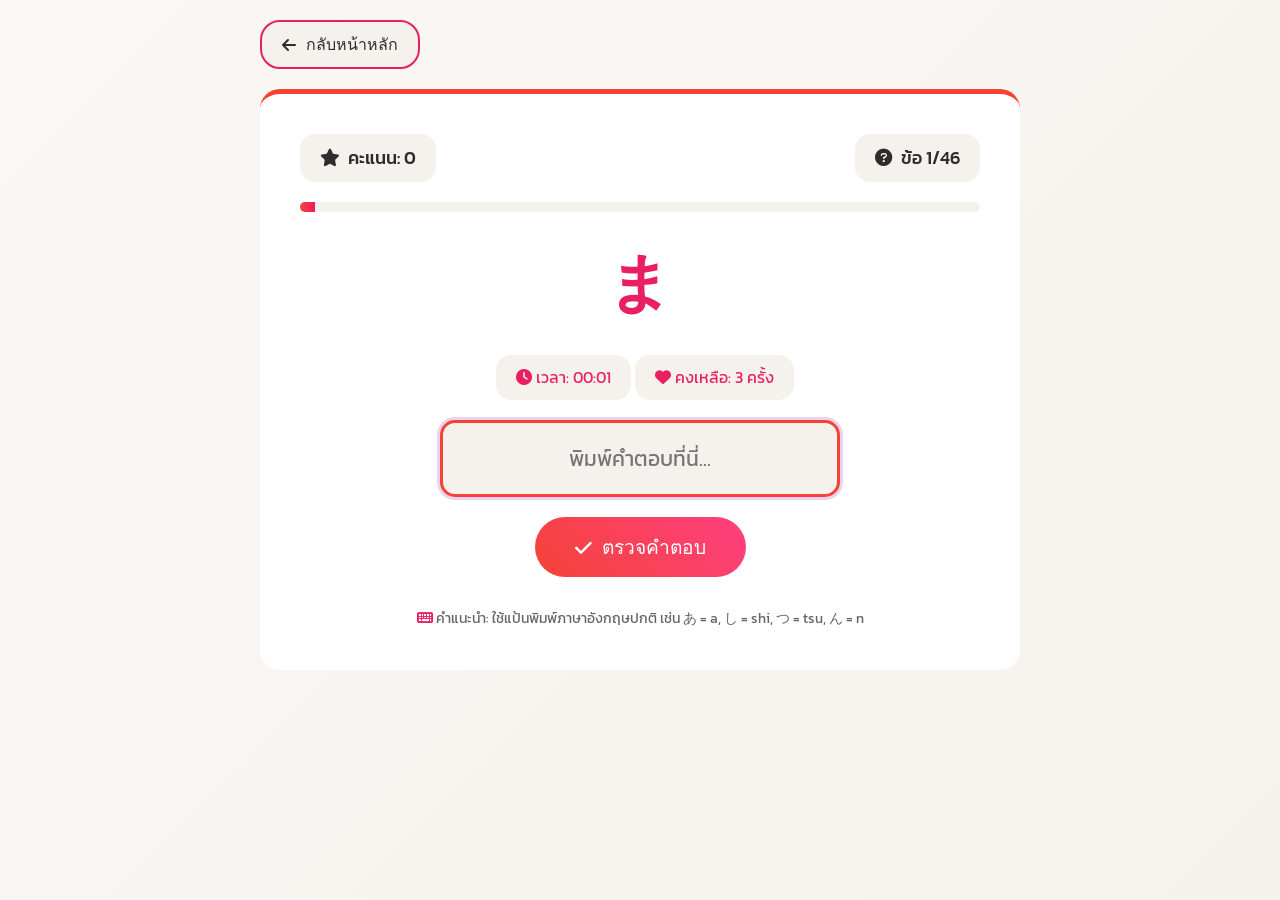
<file: jp/level4.html>
<!DOCTYPE html>
<html lang="th">
<head>
    <meta charset="UTF-8">
    <meta name="viewport" content="width=device-width, initial-scale=1.0">
    <title>Level 4 - Type Answer (No Hint) | Japanese Learning</title>
    <link rel="stylesheet" href="styles.css">
    <link rel="stylesheet" href="dark-theme.css">
    <link href="https://fonts.googleapis.com/css2?family=Kanit:wght@300;400;500;700&display=swap" rel="stylesheet">
    <link href="https://cdnjs.cloudflare.com/ajax/libs/font-awesome/6.0.0/css/all.min.css" rel="stylesheet">
    <style>
        .level-4-container {
            max-width: 800px;
            margin: 0 auto;
            padding: 20px;
        }
        
        .quiz-container {
            background: var(--bg-card);
            border-radius: 20px;
            padding: 40px;
            text-align: center;
            border-top: 5px solid var(--level-4);
        }
        
        .character-display {
            font-size: 4rem;
            font-weight: bold;
            color: var(--primary-pink);
            margin-bottom: 20px;
            animation: fadeIn 0.5s ease;
        }
        
        .input-container {
            margin-bottom: 30px;
        }
        
        .answer-input {
            width: 100%;
            max-width: 400px;
            padding: 20px;
            font-size: 1.3rem;
            border: 3px solid var(--bg-secondary);
            border-radius: 15px;
            background: var(--bg-secondary);
            color: var(--text-primary);
            text-align: center;
            transition: all 0.3s ease;
            font-family: 'Kanit', sans-serif;
        }
        
        .answer-input:focus {
            outline: none;
            border-color: var(--level-4);
            box-shadow: 0 0 0 3px rgba(156, 39, 176, 0.2);
        }
        
        .answer-input.correct {
            border-color: var(--success);
            background: rgba(76, 175, 80, 0.1);
        }
        
        .answer-input.incorrect {
            border-color: var(--error);
            background: rgba(244, 67, 54, 0.1);
            animation: shake 0.5s ease;
        }
        
        @keyframes shake {
            0%, 100% { transform: translateX(0); }
            25% { transform: translateX(-10px); }
            75% { transform: translateX(10px); }
        }
        
        .submit-btn {
            background: linear-gradient(45deg, var(--level-4), var(--accent-pink));
            color: white;
            border: none;
            padding: 15px 40px;
            border-radius: 30px;
            font-size: 1.2rem;
            font-weight: 500;
            cursor: pointer;
            transition: all 0.3s ease;
            margin-top: 20px;
            display: inline-flex;
            align-items: center;
            gap: 10px;
        }
        
        .submit-btn:hover {
            transform: scale(1.05);
            box-shadow: 0 5px 20px rgba(156, 39, 176, 0.4);
        }
        
        .submit-btn:disabled {
            opacity: 0.5;
            cursor: not-allowed;
            transform: none;
        }
        
        .progress-bar {
            background: var(--bg-secondary);
            height: 10px;
            border-radius: 5px;
            overflow: hidden;
            margin-bottom: 20px;
        }
        
        .progress-fill {
            background: linear-gradient(90deg, var(--level-4), var(--primary-pink));
            height: 100%;
            transition: width 0.5s ease;
        }
        
        .score-display {
            display: flex;
            justify-content: space-between;
            margin-bottom: 20px;
            font-size: 1.1rem;
        }
        
        .score-item {
            background: var(--bg-secondary);
            padding: 10px 20px;
            border-radius: 15px;
            display: flex;
            align-items: center;
            gap: 8px;
            font-weight: 500;
        }
        
        .attempts-display {
            background: var(--bg-secondary);
            padding: 10px 20px;
            border-radius: 15px;
            margin-bottom: 20px;
            font-size: 1rem;
            color: var(--text-secondary);
            display: inline-block;
        }
        
        .feedback-message {
            margin: 20px 0;
            padding: 15px;
            border-radius: 10px;
            font-weight: 500;
        }
        
        .feedback-message.correct {
            background: rgba(76, 175, 80, 0.2);
            color: var(--success);
            border: 2px solid var(--success);
        }
        
        .feedback-message.incorrect {
            background: rgba(244, 67, 54, 0.2);
            color: var(--error);
            border: 2px solid var(--error);
        }
        
        .keyboard-hint {
            color: var(--text-muted);
            font-size: 0.9rem;
            margin-top: 20px;
        }
        
        .keyboard-hint i {
            color: var(--primary-pink);
        }
        
        .next-btn {
            background: linear-gradient(45deg, var(--primary-pink), var(--accent-pink));
            color: white;
            border: none;
            padding: 15px 30px;
            border-radius: 30px;
            font-size: 1.1rem;
            font-weight: 500;
            cursor: pointer;
            transition: all 0.3s ease;
            display: inline-flex;
            align-items: center;
            gap: 10px;
            margin: 20px 10px;
        }
        
        .next-btn:hover {
            transform: scale(1.05);
            box-shadow: 0 5px 20px rgba(233, 30, 99, 0.4);
        }
        
        .back-btn {
            background: var(--bg-secondary);
            color: var(--text-primary);
            border: 2px solid var(--primary-pink);
            padding: 10px 20px;
            border-radius: 20px;
            font-size: 1rem;
            cursor: pointer;
            transition: all 0.3s ease;
            margin-bottom: 20px;
            display: inline-flex;
            align-items: center;
            gap: 10px;
        }
        
        .back-btn:hover {
            background: var(--primary-pink);
            color: white;
        }
        
        .timer-display {
            background: var(--bg-secondary);
            padding: 10px 20px;
            border-radius: 15px;
            margin-bottom: 20px;
            font-size: 1rem;
            color: var(--text-secondary);
            display: inline-block;
            margin-left: 10px;
        }
        
        .timer-display i {
            color: var(--primary-pink);
        }
        
        .attempts-display i {
            color: var(--primary-pink);
        }
        
        .result-container {
            text-align: center;
            padding: 40px;
        }
        
        .result-title {
            font-size: 2rem;
            font-weight: 700;
            color: var(--primary-pink);
            margin-bottom: 20px;
        }
        
        .result-stats {
            display: grid;
            grid-template-columns: repeat(auto-fit, minmax(150px, 1fr));
            gap: 20px;
            margin-bottom: 30px;
        }
        
        .stat-card {
            background: var(--bg-card);
            padding: 20px;
            border-radius: 15px;
            text-align: center;
        }
        
        .stat-value {
            font-size: 2rem;
            font-weight: 700;
            color: var(--primary-pink);
        }
        
        .stat-label {
            color: var(--text-secondary);
            margin-top: 5px;
        }
        
        .action-buttons {
            display: flex;
            gap: 15px;
            justify-content: center;
            flex-wrap: wrap;
        }
        
        @keyframes fadeIn {
            from { opacity: 0; transform: translateY(20px); }
            to { opacity: 1; transform: translateY(0); }
        }
        
        @media (max-width: 768px) {
            .quiz-container {
                padding: 30px 20px;
            }
            
            .character-display {
                font-size: 3rem;
            }
            
            .answer-input {
                font-size: 1.1rem;
                padding: 15px;
            }
            
            .submit-btn {
                padding: 12px 30px;
                font-size: 1.1rem;
            }
        }
    </style>
</head>
<body>
    <div class="level-4-container">
        <button class="back-btn" onclick="goBack()">
            <i class="fas fa-arrow-left"></i> กลับหน้าหลัก
        </button>
        
        <div id="quizContainer" class="quiz-container">
            <div class="score-display">
                <div class="score-item">
                    <i class="fas fa-star"></i>
                    <span>คะแนน: <span id="score">0</span></span>
                </div>
                <div class="score-item">
                    <i class="fas fa-question-circle"></i>
                    <span>ข้อ <span id="currentQuestion">1</span>/<span id="totalQuestions">46</span></span>
                </div>
            </div>
            
            <div class="progress-bar">
                <div id="progressFill" class="progress-fill" style="width: 2.17%"></div>
            </div>
            
            <div id="characterDisplay" class="character-display">
                あ
            </div>
            
            <div id="timerDisplay" class="timer-display">
                <i class="fas fa-clock"></i> เวลา: <span id="timer">00:00</span>
            </div>
            
            <div id="attemptsDisplay" class="attempts-display">
                <i class="fas fa-heart"></i> คงเหลือ: <span id="attempts">3</span> ครั้ง
            </div>
            
            <div class="input-container">
                <input 
                    type="text" 
                    id="answerInput" 
                    class="answer-input" 
                    placeholder="พิมพ์คำตอบที่นี่..."
                    autocomplete="off"
                    onkeypress="handleKeyPress(event)"
                    oninput="handleInput(event)"
                >
                <br>
                <button id="submitBtn" class="submit-btn" onclick="checkAnswer()">
                    <i class="fas fa-check"></i> ตรวจคำตอบ
                </button>
            </div>
            
            <div class="keyboard-hint">
                <i class="fas fa-keyboard"></i> 
                คำแนะนำ: ใช้แป้นพิมพ์ภาษาอังกฤษปกติ เช่น あ = a, し = shi, つ = tsu, ん = n
            </div>
            
            <div id="feedbackMessage"></div>
            
            <button id="nextBtn" class="next-btn" style="display: none;" onclick="nextQuestion()">
                <i class="fas fa-arrow-right"></i> ข้อถัดไป
            </button>
        </div>
        
        <div id="resultContainer" class="result-container" style="display: none;">
            <h2 class="result-title">🧠 ทดสอบความจำสำเร็จ!</h2>
            <div class="result-stats">
                <div class="stat-card">
                    <div class="stat-value" id="finalScore">0</div>
                    <div class="stat-label">คะแนนรวม</div>
                </div>
                <div class="stat-card">
                    <div class="stat-value" id="accuracy">0%</div>
                    <div class="stat-label">ความแม่นยำ</div>
                </div>
                <div class="stat-card">
                    <div class="stat-value" id="timeSpent">0s</div>
                    <div class="stat-label">เวลาที่ใช้</div>
                </div>
            </div>
            <div class="action-buttons">
                <button class="next-btn" onclick="restartQuiz()">
                    <i class="fas fa-redo"></i> เริ่มใหม่
                </button>
                <button class="back-btn" onclick="goBack()">
                    <i class="fas fa-home"></i> กลับหน้าหลัก
                </button>
            </div>
        </div>
    </div>

    <script src="hiragana.js"></script>
    <script>
        // Game State
        let currentCharacter = '';
        let correctAnswer = '';
        let score = 0;
        let currentQuestionIndex = 0;
        let totalQuestions = 46;
        let attempts = 3;
        let startTime = Date.now();
        let timerInterval;
        let characterQueue = [];
        
        // Check for saved dark mode preference from main page
        const body = document.body;
        if (localStorage.getItem('darkMode') === 'enabled') {
            body.classList.add('dark-mode');
        }
        
        // Initialize game
        function initGame() {
            score = 0;
            currentQuestionIndex = 0;
            attempts = 3;
            startTime = Date.now();
            
            // Create queue of all hiragana characters
            characterQueue = HiraganaHelper.shuffleArray(HiraganaHelper.getAllCharacters());
            
            document.getElementById('quizContainer').style.display = 'block';
            document.getElementById('resultContainer').style.display = 'none';
            document.getElementById('timerDisplay').style.display = 'inline-block';
            
            // Start timer
            startTimer();
            generateQuestion();
        }
        
        // Start timer
        function startTimer() {
            timerInterval = setInterval(() => {
                const elapsed = Math.floor((Date.now() - startTime) / 1000);
                const minutes = Math.floor(elapsed / 60);
                const seconds = elapsed % 60;
                document.getElementById('timer').textContent = 
                    `${minutes.toString().padStart(2, '0')}:${seconds.toString().padStart(2, '0')}`;
            }, 1000);
        }
        
        // Stop timer
        function stopTimer() {
            if (timerInterval) {
                clearInterval(timerInterval);
            }
        }
        
        // Generate new question
        function generateQuestion() {
            // Reset state
            attempts = 3;
            document.getElementById('attempts').textContent = attempts;
            document.getElementById('attemptsDisplay').style.display = 'inline-block';
            document.getElementById('feedbackMessage').innerHTML = '';
            document.getElementById('nextBtn').style.display = 'none';
            
            // Get next character from queue
            currentCharacter = characterQueue[currentQuestionIndex];
            correctAnswer = HiraganaHelper.getRomaji(currentCharacter);
            
            // Update display
            document.getElementById('characterDisplay').textContent = currentCharacter;
            document.getElementById('currentQuestion').textContent = currentQuestionIndex + 1;
            document.getElementById('totalQuestions').textContent = totalQuestions;
            document.getElementById('score').textContent = score;
            
            // Update progress bar
            const progress = ((currentQuestionIndex + 1) / totalQuestions) * 100;
            document.getElementById('progressFill').style.width = progress + '%';
            
            // Reset input
            const input = document.getElementById('answerInput');
            input.value = '';
            input.classList.remove('correct', 'incorrect');
            input.disabled = false;
            input.focus();
            
            document.getElementById('submitBtn').disabled = false;
        }
        
        // Handle key press
        function handleKeyPress(event) {
            if (event.key === 'Enter') {
                checkAnswer();
            }
        }
        
        // Handle input to convert to lowercase
        function handleInput(event) {
            const input = event.target;
            // Convert to lowercase as user types
            input.value = input.value.toLowerCase();
        }
        
        // Check answer
        function checkAnswer() {
            const input = document.getElementById('answerInput');
            const userAnswer = input.value.trim();
            
            if (!userAnswer) {
                showFeedback('กรุณาพิมพ์คำตอบ', 'incorrect');
                return;
            }
            
            const isCorrect = HiraganaHelper.checkAnswer(userAnswer, correctAnswer);
            
            if (isCorrect) {
                input.classList.add('correct');
                input.classList.remove('incorrect');
                score++;
                document.getElementById('score').textContent = score;
                
                showFeedback('ถูกต้อง! 🎉 ความจำดีมาก!', 'correct');
                
                // Disable input and button
                input.disabled = true;
                document.getElementById('submitBtn').disabled = true;
                
                // Auto-proceed to next question after delay
                setTimeout(() => {
                    if (currentQuestionIndex < totalQuestions - 1) {
                        nextQuestion();
                    } else {
                        showResults();
                    }
                }, 2000);
            } else {
                input.classList.add('incorrect');
                input.classList.remove('correct');
                attempts--;
                document.getElementById('attempts').textContent = attempts;
                
                if (attempts > 0) {
                    showFeedback(`ผิด! ลองใหม่อีก ${attempts} ครั้ง`, 'incorrect');
                    
                    // Clear input after delay
                    setTimeout(() => {
                        input.value = '';
                        input.classList.remove('incorrect');
                        input.focus();
                    }, 1500);
                } else {
                    showFeedback('หมดโอกาส! คำตอบที่ถูกต้องคือ: ' + correctAnswer, 'incorrect');
                    
                    // Disable input and button
                    input.disabled = true;
                    document.getElementById('submitBtn').disabled = true;
                    
                    // Auto-proceed to next question after delay
                    setTimeout(() => {
                        if (currentQuestionIndex < totalQuestions - 1) {
                            nextQuestion();
                        } else {
                            showResults();
                        }
                    }, 2000);
                }
            }
        }
        
        // Show feedback
        function showFeedback(message, type) {
            const feedbackElement = document.getElementById('feedbackMessage');
            feedbackElement.className = `feedback-message ${type}`;
            feedbackElement.textContent = message;
        }
        
        // Next question
        function nextQuestion() {
            currentQuestionIndex++;
            generateQuestion();
        }
        
        // Show results
        function showResults() {
            stopTimer();
            
            const endTime = Date.now();
            const timeSpent = Math.round((endTime - startTime) / 1000);
            const accuracy = Math.round((score / totalQuestions) * 100);
            
            document.getElementById('quizContainer').style.display = 'none';
            document.getElementById('resultContainer').style.display = 'block';
            
            document.getElementById('finalScore').textContent = score;
            document.getElementById('accuracy').textContent = accuracy + '%';
            document.getElementById('timeSpent').textContent = timeSpent + 's';
        }
        
        // Restart quiz
        function restartQuiz() {
            initGame();
        }
        
        // Go back to main page
        function goBack() {
            window.location.href = 'index.html';
        }
        
        // Initialize on load
        window.onload = function() {
            initGame();
        };
    </script>
</body>
</html>
</file>
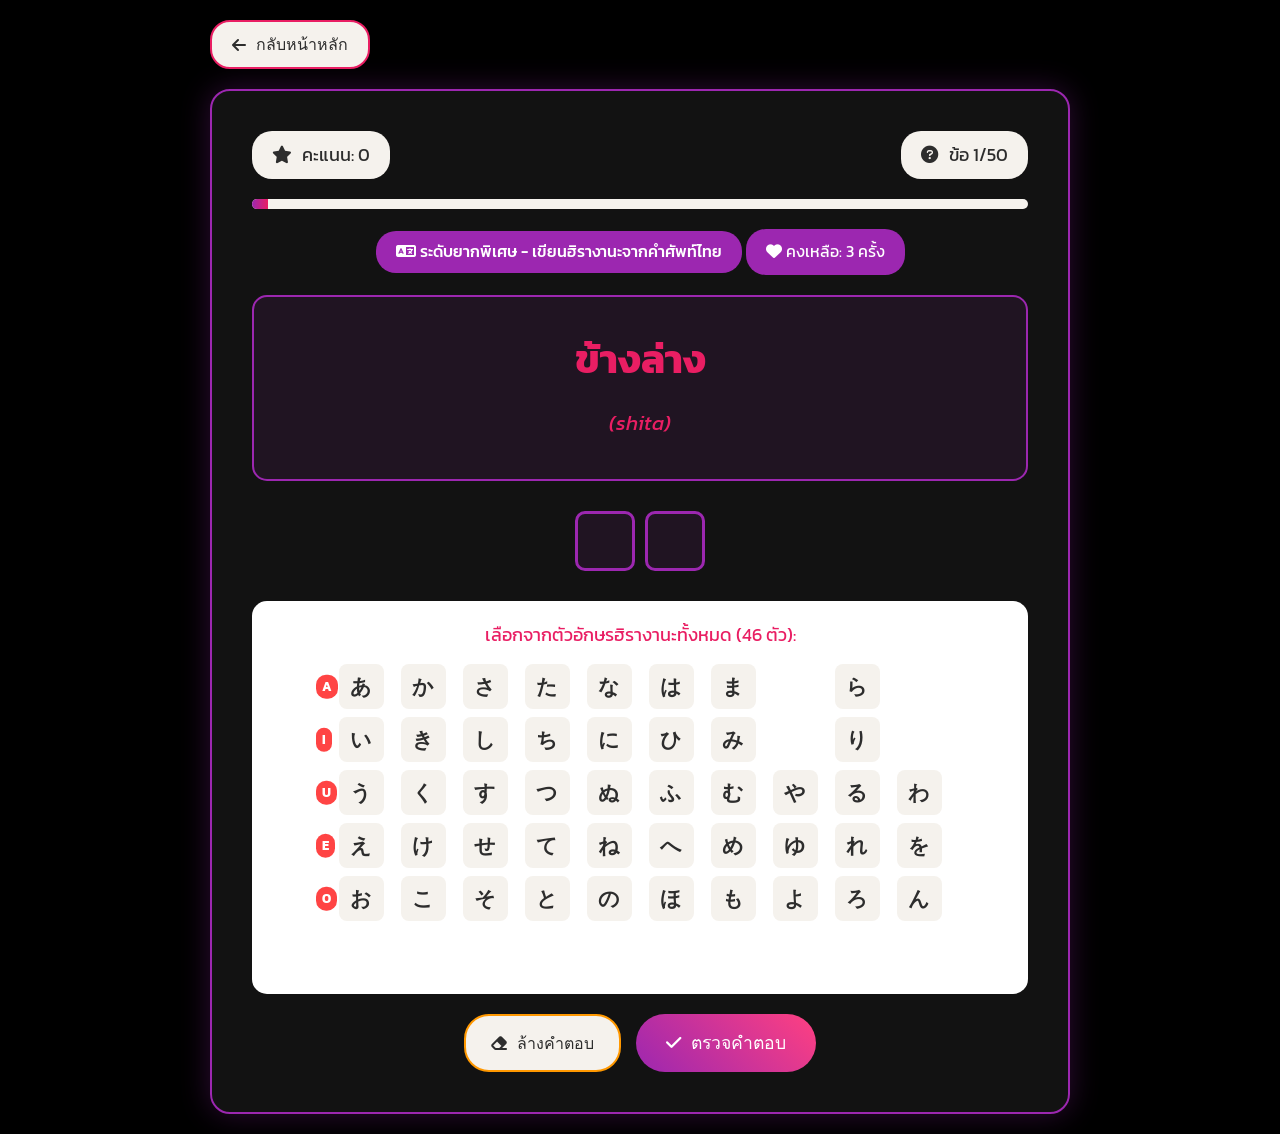
<file: jp/level5.html>
<!DOCTYPE html>
<html lang="th">
<head>
    <meta charset="UTF-8">
    <meta name="viewport" content="width=device-width, initial-scale=1.0">
    <title>Level 5 - Thai Vocabulary Writing | Japanese Learning</title>
    <link rel="stylesheet" href="styles.css">
    <link rel="stylesheet" href="dark-theme.css">
    <link href="https://fonts.googleapis.com/css2?family=Kanit:wght@300;400;500;700&display=swap" rel="stylesheet">
    <link href="https://cdnjs.cloudflare.com/ajax/libs/font-awesome/6.0.0/css/all.min.css" rel="stylesheet">
    <style>
        body.level-5-page {
            background: #000000;
        }
        
        .level-5-container {
            max-width: 900px;
            margin: 0 auto;
            padding: 20px;
            min-height: 100vh;
        }
        
        .quiz-container {
            background: rgba(20, 20, 20, 0.95);
            border-radius: 20px;
            padding: 40px;
            text-align: center;
            border: 2px solid var(--level-5);
            box-shadow: 0 0 30px rgba(156, 39, 176, 0.3);
        }
        
        .vocabulary-display {
            background: rgba(156, 39, 176, 0.1);
            border: 2px solid var(--level-5);
            border-radius: 15px;
            padding: 30px;
            margin-bottom: 30px;
        }
        
        .thai-word {
            font-size: 2.5rem;
            font-weight: 700;
            color: var(--primary-pink);
            margin-bottom: 15px;
        }
        
        .romaji-hint {
            font-size: 1.3rem;
            color: var(--text-secondary);
            font-style: italic;
            margin-bottom: 10px;
        }
        
        .hiragana-slots {
            display: flex;
            justify-content: center;
            gap: 10px;
            margin-bottom: 30px;
            flex-wrap: wrap;
        }
        
        .hiragana-slot {
            width: 60px;
            height: 60px;
            border: 3px solid var(--level-5);
            border-radius: 10px;
            background: rgba(156, 39, 176, 0.1);
            display: flex;
            align-items: center;
            justify-content: center;
            font-size: 1.8rem;
            font-weight: bold;
            color: var(--text-primary);
            transition: all 0.3s ease;
            position: relative;
        }
        
        .hiragana-slot.filled {
            background: rgba(156, 39, 176, 0.3);
            border-color: var(--primary-pink);
            color: var(--primary-pink);
        }
        
        .hiragana-slot.correct {
            background: rgba(76, 175, 80, 0.2);
            border-color: var(--success);
            color: var(--success);
            animation: correctPulse 0.6s ease;
        }
        
        .hiragana-slot.incorrect {
            background: rgba(244, 67, 54, 0.2);
            border-color: var(--error);
            color: var(--error);
            animation: shake 0.5s ease;
        }
        
        @keyframes correctPulse {
            0%, 100% { transform: scale(1); }
            50% { transform: scale(1.1); }
        }
        
        @keyframes shake {
            0%, 100% { transform: translateX(0); }
            25% { transform: translateX(-5px); }
            75% { transform: translateX(5px); }
        }
        
        .hiragana-pool {
            background: var(--bg-card);
            border-radius: 15px;
            padding: 20px;
            margin-top: 30px;
            position: relative;
        }
        
        .pool-title {
            color: var(--text-secondary);
            margin-bottom: 15px;
            font-size: 1.1rem;
        }
        
        .hiragana-options {
            display: grid;
            grid-template-columns: repeat(12, 1fr);
            grid-template-rows: repeat(6, 1fr);
            gap: 8px;
            max-width: 100%;
            justify-items: center;
        }
        
        .vowel-indicator {
            position: absolute;
            left: -25px;
            top: 50%;
            transform: translateY(-50%);
            background: #ff4444;
            color: white;
            font-weight: bold;
            font-size: 0.8rem;
            padding: 2px 6px;
            border-radius: 10px;
            z-index: 10;
        }
        
        .vowel-row-a .vowel-indicator { background: #ff4444; }
        .vowel-row-i .vowel-indicator { background: #ff6666; }
        .vowel-row-u .vowel-indicator { background: #ff8888; }
        .vowel-row-e .vowel-indicator { background: #ffaaaa; }
        .vowel-row-o .vowel-indicator { background: #ffcccc; }
        
        .hiragana-option {
            width: 45px;
            height: 45px;
            background: var(--bg-secondary);
            border: 2px solid transparent;
            border-radius: 8px;
            display: flex;
            align-items: center;
            justify-content: center;
            font-size: 1.3rem;
            font-weight: bold;
            color: var(--text-primary);
            cursor: pointer;
            transition: all 0.3s ease;
        }
        
        /* Vertical columns from row layout */
        .hiragana-option:nth-child(1) { grid-column: 2; grid-row: 1; } /* あ */
        .hiragana-option:nth-child(2) { grid-column: 2; grid-row: 2; } /* い */
        .hiragana-option:nth-child(3) { grid-column: 2; grid-row: 3; } /* う */
        .hiragana-option:nth-child(4) { grid-column: 2; grid-row: 4; } /* え */
        .hiragana-option:nth-child(5) { grid-column: 2; grid-row: 5; } /* お */
        
        .hiragana-option:nth-child(6) { grid-column: 3; grid-row: 1; } /* か */
        .hiragana-option:nth-child(7) { grid-column: 3; grid-row: 2; } /* き */
        .hiragana-option:nth-child(8) { grid-column: 3; grid-row: 3; } /* く */
        .hiragana-option:nth-child(9) { grid-column: 3; grid-row: 4; } /* け */
        .hiragana-option:nth-child(10) { grid-column: 3; grid-row: 5; } /* こ */
        
        .hiragana-option:nth-child(11) { grid-column: 4; grid-row: 1; } /* さ */
        .hiragana-option:nth-child(12) { grid-column: 4; grid-row: 2; } /* し */
        .hiragana-option:nth-child(13) { grid-column: 4; grid-row: 3; } /* す */
        .hiragana-option:nth-child(14) { grid-column: 4; grid-row: 4; } /* せ */
        .hiragana-option:nth-child(15) { grid-column: 4; grid-row: 5; } /* そ */
        
        .hiragana-option:nth-child(16) { grid-column: 5; grid-row: 1; } /* た */
        .hiragana-option:nth-child(17) { grid-column: 5; grid-row: 2; } /* ち */
        .hiragana-option:nth-child(18) { grid-column: 5; grid-row: 3; } /* つ */
        .hiragana-option:nth-child(19) { grid-column: 5; grid-row: 4; } /* て */
        .hiragana-option:nth-child(20) { grid-column: 5; grid-row: 5; } /* と */
        
        .hiragana-option:nth-child(21) { grid-column: 6; grid-row: 1; } /* な */
        .hiragana-option:nth-child(22) { grid-column: 6; grid-row: 2; } /* に */
        .hiragana-option:nth-child(23) { grid-column: 6; grid-row: 3; } /* ぬ */
        .hiragana-option:nth-child(24) { grid-column: 6; grid-row: 4; } /* ね */
        .hiragana-option:nth-child(25) { grid-column: 6; grid-row: 5; } /* の */
        
        .hiragana-option:nth-child(26) { grid-column: 7; grid-row: 1; } /* は */
        .hiragana-option:nth-child(27) { grid-column: 7; grid-row: 2; } /* ひ */
        .hiragana-option:nth-child(28) { grid-column: 7; grid-row: 3; } /* ふ */
        .hiragana-option:nth-child(29) { grid-column: 7; grid-row: 4; } /* へ */
        .hiragana-option:nth-child(30) { grid-column: 7; grid-row: 5; } /* ほ */
        
        .hiragana-option:nth-child(31) { grid-column: 8; grid-row: 1; } /* ま */
        .hiragana-option:nth-child(32) { grid-column: 8; grid-row: 2; } /* み */
        .hiragana-option:nth-child(33) { grid-column: 8; grid-row: 3; } /* む */
        .hiragana-option:nth-child(34) { grid-column: 8; grid-row: 4; } /* め */
        .hiragana-option:nth-child(35) { grid-column: 8; grid-row: 5; } /* も */
        
        .hiragana-option:nth-child(36) { grid-column: 9; grid-row: 3; } /* や */
        .hiragana-option:nth-child(37) { grid-column: 9; grid-row: 4; } /* ゆ */
        .hiragana-option:nth-child(38) { grid-column: 9; grid-row: 5; } /* よ */
        
        .hiragana-option:nth-child(39) { grid-column: 10; grid-row: 1; } /* ら */
        .hiragana-option:nth-child(40) { grid-column: 10; grid-row: 2; } /* り */
        .hiragana-option:nth-child(41) { grid-column: 10; grid-row: 3; } /* る */
        .hiragana-option:nth-child(42) { grid-column: 10; grid-row: 4; } /* れ */
        .hiragana-option:nth-child(43) { grid-column: 10; grid-row: 5; } /* ろ */
        
        .hiragana-option:nth-child(44) { grid-column: 11; grid-row: 3; } /* わ */
        .hiragana-option:nth-child(45) { grid-column: 11; grid-row: 4; } /* を */
        .hiragana-option:nth-child(46) { grid-column: 11; grid-row: 5; } /* ん */
        
        .hiragana-option:hover {
            border-color: var(--level-5);
            transform: translateY(-2px);
            box-shadow: 0 4px 12px rgba(156, 39, 176, 0.3);
        }
        
        .hiragana-option.selected {
            background: rgba(156, 39, 176, 0.3);
            border-color: var(--level-5);
            color: var(--primary-pink);
            opacity: 0.6;
            cursor: not-allowed;
            transform: scale(0.95);
        }
        
        .progress-bar {
            background: var(--bg-secondary);
            height: 10px;
            border-radius: 5px;
            overflow: hidden;
            margin-bottom: 20px;
        }
        
        .progress-fill {
            background: linear-gradient(90deg, var(--level-5), var(--primary-pink));
            height: 100%;
            transition: width 0.5s ease;
        }
        
        .score-display {
            display: flex;
            justify-content: space-between;
            margin-bottom: 20px;
            font-size: 1.1rem;
        }
        
        .score-item {
            background: var(--bg-secondary);
            padding: 10px 20px;
            border-radius: 20px;
            display: flex;
            align-items: center;
            gap: 10px;
        }
        
        .attempts-display {
            background: var(--level-5);
            color: white;
            padding: 10px 20px;
            border-radius: 20px;
            margin-bottom: 20px;
            display: inline-block;
        }
        
        .feedback-message {
            margin: 20px 0;
            padding: 15px;
            border-radius: 10px;
            font-weight: 500;
            animation: fadeIn 0.5s ease;
        }
        
        .feedback-message.correct {
            background: rgba(76, 175, 80, 0.2);
            color: var(--success);
            border: 2px solid var(--success);
        }
        
        .feedback-message.incorrect {
            background: rgba(244, 67, 54, 0.2);
            color: var(--error);
            border: 2px solid var(--error);
        }
        
        .action-buttons {
            display: flex;
            gap: 15px;
            justify-content: center;
            flex-wrap: wrap;
            margin-top: 20px;
        }
        
        .check-btn {
            background: linear-gradient(45deg, var(--level-5), var(--accent-pink));
            color: white;
            border: none;
            padding: 15px 30px;
            border-radius: 30px;
            font-size: 1.1rem;
            font-weight: 500;
            cursor: pointer;
            transition: all 0.3s ease;
            display: inline-flex;
            align-items: center;
            gap: 10px;
        }
        
        .check-btn:hover {
            transform: scale(1.05);
            box-shadow: 0 5px 20px rgba(156, 39, 176, 0.4);
        }
        
        .check-btn:disabled {
            opacity: 0.5;
            cursor: not-allowed;
            transform: none;
        }
        
        .clear-btn {
            background: var(--bg-secondary);
            color: var(--text-primary);
            border: 2px solid var(--warning);
            padding: 12px 25px;
            border-radius: 25px;
            font-size: 1rem;
            cursor: pointer;
            transition: all 0.3s ease;
            display: inline-flex;
            align-items: center;
            gap: 10px;
        }
        
        .clear-btn:hover {
            background: var(--warning);
            color: white;
        }
        
        .next-btn {
            background: linear-gradient(45deg, var(--primary-pink), var(--accent-pink));
            color: white;
            border: none;
            padding: 15px 30px;
            border-radius: 30px;
            font-size: 1.1rem;
            font-weight: 500;
            cursor: pointer;
            transition: all 0.3s ease;
            display: inline-flex;
            align-items: center;
            gap: 10px;
        }
        
        .next-btn:hover {
            transform: scale(1.05);
            box-shadow: 0 5px 20px rgba(233, 30, 99, 0.4);
        }
        
        .back-btn {
            background: var(--bg-secondary);
            color: var(--text-primary);
            border: 2px solid var(--primary-pink);
            padding: 10px 20px;
            border-radius: 20px;
            font-size: 1rem;
            cursor: pointer;
            transition: all 0.3s ease;
            margin-bottom: 20px;
            display: inline-flex;
            align-items: center;
            gap: 10px;
        }
        
        .back-btn:hover {
            background: var(--primary-pink);
            color: white;
        }
        
        .result-container {
            text-align: center;
            padding: 40px;
            background: rgba(20, 20, 20, 0.95);
            border-radius: 20px;
            border: 2px solid var(--level-5);
        }
        
        .result-title {
            font-size: 2rem;
            font-weight: 700;
            margin-bottom: 20px;
            background: linear-gradient(45deg, var(--level-5), var(--primary-pink));
            -webkit-background-clip: text;
            -webkit-text-fill-color: transparent;
            background-clip: text;
        }
        
        .result-stats {
            display: grid;
            grid-template-columns: repeat(auto-fit, minmax(150px, 1fr));
            gap: 20px;
            margin-bottom: 30px;
        }
        
        .stat-card {
            background: var(--bg-secondary);
            padding: 20px;
            border-radius: 15px;
            text-align: center;
        }
        
        .stat-value {
            font-size: 2rem;
            font-weight: 700;
            color: var(--primary-pink);
        }
        
        .stat-label {
            color: var(--text-secondary);
            margin-top: 5px;
        }
        
        .difficulty-badge {
            background: var(--level-5);
            color: white;
            padding: 8px 20px;
            border-radius: 20px;
            margin-bottom: 20px;
            display: inline-block;
            font-weight: 500;
        }
        
        @media (max-width: 768px) {
            .quiz-container {
                padding: 30px 20px;
            }
            
            .thai-word {
                font-size: 2rem;
            }
            
            .hiragana-slot {
                width: 50px;
                height: 50px;
                font-size: 1.5rem;
            }
            
            .hiragana-option {
                width: 40px;
                height: 40px;
                font-size: 1.1rem;
            }
            
            .hiragana-options {
                grid-template-columns: repeat(5, 1fr);
                gap: 6px;
            }
            
            .score-display {
                flex-direction: column;
                gap: 10px;
            }
        }
    </style>
</head>
<body class="level-5-page">
    <div class="level-5-container">
        <button class="back-btn" onclick="goBack()">
            <i class="fas fa-arrow-left"></i> กลับหน้าหลัก
        </button>
        
        <div id="quizContainer" class="quiz-container">
            <div class="score-display">
                <div class="score-item">
                    <i class="fas fa-star"></i>
                    <span>คะแนน: <span id="score">0</span></span>
                </div>
                <div class="score-item">
                    <i class="fas fa-question-circle"></i>
                    <span>ข้อ <span id="currentQuestion">1</span>/<span id="totalQuestions">50</span></span>
                </div>
            </div>
            
            <div class="progress-bar">
                <div id="progressFill" class="progress-fill" style="width: 2%"></div>
            </div>
            
            <div class="difficulty-badge">
                <i class="fas fa-language"></i> ระดับยากพิเศษ - เขียนฮิรางานะจากคำศัพท์ไทย
            </div>
            
            <div id="attemptsDisplay" class="attempts-display">
                <i class="fas fa-heart"></i> คงเหลือ: <span id="attempts">3</span> ครั้ง
            </div>
            
            <div class="vocabulary-display">
                <div id="thaiWord" class="thai-word">สวัสดี</div>
                <div id="romajiHint" class="romaji-hint">(konnichiwa)</div>
            </div>
            
            <div class="hiragana-slots" id="hiraganaSlots">
                <!-- Slots will be generated here -->
            </div>
            
            <div class="hiragana-pool">
                <div class="pool-title">เลือกจากตัวอักษรฮิรางานะทั้งหมด (46 ตัว):</div>
                <div class="hiragana-options" id="hiraganaOptions">
                    <!-- Options will be generated here -->
                </div>
            </div>
            
            <div class="action-buttons">
                <button id="clearBtn" class="clear-btn" onclick="clearSelection()">
                    <i class="fas fa-eraser"></i> ล้างคำตอบ
                </button>
                <button id="checkBtn" class="check-btn" onclick="checkAnswer()">
                    <i class="fas fa-check"></i> ตรวจคำตอบ
                </button>
            </div>
            
            <div id="feedbackMessage"></div>
            
            <button id="nextBtn" class="next-btn" style="display: none;" onclick="nextQuestion()">
                <i class="fas fa-arrow-right"></i> ข้อถัดไป
            </button>
        </div>
        
        <div id="resultContainer" class="result-container" style="display: none;">
            <h2 class="result-title">🏆 สุดยอด! ผ่านด่านสูงสุด!</h2>
            <div class="result-stats">
                <div class="stat-card">
                    <div class="stat-value" id="finalScore">0</div>
                    <div class="stat-label">คะแนนรวม</div>
                </div>
                <div class="stat-card">
                    <div class="stat-value" id="accuracy">0%</div>
                    <div class="stat-label">ความแม่นยำ</div>
                </div>
                <div class="stat-card">
                    <div class="stat-value" id="timeSpent">0s</div>
                    <div class="stat-label">เวลาที่ใช้</div>
                </div>
            </div>
            <div class="action-buttons">
                <button class="next-btn" onclick="restartQuiz()">
                    <i class="fas fa-redo"></i> เริ่มใหม่
                </button>
                <button class="back-btn" onclick="goBack()">
                    <i class="fas fa-home"></i> กลับหน้าหลัก
                </button>
            </div>
        </div>
    </div>

    <script src="hiragana.js"></script>
    <script>
        // Game State
        let currentVocabulary = null;
        let correctAnswer = '';
        let selectedChars = [];
        let score = 0;
        let currentQuestionIndex = 0;
        let totalQuestions = 50;
        let attempts = 3;
        let startTime = Date.now();
        let availableOptions = [];
        
        // Initialize game
        function initGame() {
            score = 0;
            currentQuestionIndex = 0;
            attempts = 3;
            startTime = Date.now();
            document.getElementById('quizContainer').style.display = 'block';
            document.getElementById('resultContainer').style.display = 'none';
            generateQuestion();
        }
        
        // Generate new question
        function generateQuestion() {
            // Reset state
            attempts = 3;
            selectedChars = [];
            document.getElementById('attempts').textContent = attempts;
            document.getElementById('attemptsDisplay').style.display = 'inline-block';
            document.getElementById('feedbackMessage').innerHTML = '';
            document.getElementById('nextBtn').style.display = 'none';
            document.getElementById('checkBtn').disabled = false;
            
            // Get random vocabulary from hiragana.js
            const allVocab = HiraganaHelper.getAllVocabulary();
            currentVocabulary = allVocab[Math.floor(Math.random() * allVocab.length)];
            correctAnswer = currentVocabulary.hiragana;
            
            // Update display
            document.getElementById('thaiWord').textContent = currentVocabulary.thai;
            document.getElementById('romajiHint').textContent = '(' + currentVocabulary.romaji + ')';
            document.getElementById('currentQuestion').textContent = currentQuestionIndex + 1;
            document.getElementById('score').textContent = score;
            
            // Update progress bar
            const progress = ((currentQuestionIndex + 1) / totalQuestions) * 100;
            document.getElementById('progressFill').style.width = progress + '%';
            
            // Generate slots
            generateSlots();
            
            // Generate options
            generateOptions();
        }
        
        // Generate slots
        function generateSlots() {
            const slotsContainer = document.getElementById('hiraganaSlots');
            slotsContainer.innerHTML = '';
            
            for (let i = 0; i < correctAnswer.length; i++) {
                const slot = document.createElement('div');
                slot.className = 'hiragana-slot';
                slot.dataset.index = i;
                slot.onclick = () => removeCharFromSlot(i);
                slotsContainer.appendChild(slot);
            }
        }
        
        // Generate options
        function generateOptions() {
            const optionsContainer = document.getElementById('hiraganaOptions');
            optionsContainer.innerHTML = '';
            
            // Get ALL hiragana characters in organized order
            const allHiragana = [
                'あ', 'い', 'う', 'え', 'お',
                'か', 'き', 'く', 'け', 'こ',
                'さ', 'し', 'す', 'せ', 'そ',
                'た', 'ち', 'つ', 'て', 'と',
                'な', 'に', 'ぬ', 'ね', 'の',
                'は', 'ひ', 'ふ', 'へ', 'ほ',
                'ま', 'み', 'む', 'め', 'も',
                'や', 'ゆ', 'よ',
                'ら', 'り', 'る', 'れ', 'ろ',
                'わ', 'を', 'ん'
            ];
            
            availableOptions = allHiragana;
            
            // Create option elements in organized order with vowel indicators
            availableOptions.forEach((char, index) => {
                const option = document.createElement('div');
                option.className = 'hiragana-option';
                option.textContent = char;
                option.dataset.char = char;
                option.dataset.index = index;
                option.onclick = () => selectChar(char, index);
                optionsContainer.appendChild(option);
                
                // Add vowel indicators for specific positions
                if (index === 0) { // あ - A row
                    const indicator = document.createElement('div');
                    indicator.className = 'vowel-indicator vowel-row-a';
                    indicator.textContent = 'A';
                    option.style.position = 'relative';
                    option.appendChild(indicator);
                } else if (index === 1) { // い - I row  
                    const indicator = document.createElement('div');
                    indicator.className = 'vowel-indicator vowel-row-i';
                    indicator.textContent = 'I';
                    option.style.position = 'relative';
                    option.appendChild(indicator);
                } else if (index === 2) { // う - U row
                    const indicator = document.createElement('div');
                    indicator.className = 'vowel-indicator vowel-row-u';
                    indicator.textContent = 'U';
                    option.style.position = 'relative';
                    option.appendChild(indicator);
                } else if (index === 3) { // え - E row
                    const indicator = document.createElement('div');
                    indicator.className = 'vowel-indicator vowel-row-e';
                    indicator.textContent = 'E';
                    option.style.position = 'relative';
                    option.appendChild(indicator);
                } else if (index === 4) { // お - O row
                    const indicator = document.createElement('div');
                    indicator.className = 'vowel-indicator vowel-row-o';
                    indicator.textContent = 'O';
                    option.style.position = 'relative';
                    option.appendChild(indicator);
                }
            });
        }
        
        // Select character
        function selectChar(char, index) {
            if (selectedChars.length >= correctAnswer.length) return;
            
            const option = document.querySelector(`[data-char="${char}"][data-index="${index}"]`);
            
            // Add to selected
            selectedChars.push(char);
            
            // Update slot
            const slot = document.querySelector(`[data-index="${selectedChars.length - 1}"]`);
            slot.textContent = char;
            slot.classList.add('filled');
        }
        
        // Remove character from slot
        function removeCharFromSlot(slotIndex) {
            if (selectedChars.length === 0) return;
            
            const removedChar = selectedChars[slotIndex];
            selectedChars.splice(slotIndex, 1);
            
            // Update slots
            for (let i = slotIndex; i < selectedChars.length; i++) {
                const slot = document.querySelector(`[data-index="${i}"]`);
                const nextSlot = document.querySelector(`[data-index="${i + 1}"]`);
                slot.textContent = nextSlot.textContent;
                if (!nextSlot.textContent) {
                    slot.classList.remove('filled');
                }
            }
            
            // Clear last slot
            const lastSlot = document.querySelector(`[data-index="${selectedChars.length}"]`);
            lastSlot.textContent = '';
            lastSlot.classList.remove('filled');
            
            // Don't need to re-enable options since we can select same char multiple times
        }
        
        // Clear selection
        function clearSelection() {
            selectedChars = [];
            
            // Clear slots
            document.querySelectorAll('.hiragana-slot').forEach(slot => {
                slot.textContent = '';
                slot.classList.remove('filled', 'correct', 'incorrect');
            });
            
            // Re-enable options
            document.querySelectorAll('.hiragana-option').forEach(option => {
                option.classList.remove('selected');
            });
        }
        
        // Check answer
        function checkAnswer() {
            if (selectedChars.length !== correctAnswer.length) {
                showFeedback('กรุณาเลือกตัวอักษรให้ครบทุกช่อง', 'incorrect');
                return;
            }
            
            const userAnswer = selectedChars.join('');
            const isCorrect = userAnswer === correctAnswer;
            
            // Update slots visual feedback
            const slots = document.querySelectorAll('.hiragana-slot');
            slots.forEach((slot, index) => {
                if (selectedChars[index] === correctAnswer[index]) {
                    slot.classList.add('correct');
                    slot.classList.remove('incorrect');
                } else {
                    slot.classList.add('incorrect');
                    slot.classList.remove('correct');
                }
            });
            
            if (isCorrect) {
                score++;
                document.getElementById('score').textContent = score;
                showFeedback('ถูกต้อง! 🎉 ยอดเยี่ยมมาก!', 'correct');
                
                // Disable check button
                document.getElementById('checkBtn').disabled = true;
                
                // Auto-proceed to next question after delay
                setTimeout(() => {
                    if (currentQuestionIndex < totalQuestions - 1) {
                        nextQuestion();
                    } else {
                        showResults();
                    }
                }, 2000);
            } else {
                attempts--;
                document.getElementById('attempts').textContent = attempts;
                
                if (attempts > 0) {
                    showFeedback(`ผิด! ลองใหม่อีก ${attempts} ครั้ง`, 'incorrect');
                    
                    // Clear after delay
                    setTimeout(() => {
                        clearSelection();
                    }, 2000);
                } else {
                    showFeedback('หมดโอกาส! คำตอบที่ถูกต้องคือ: ' + correctAnswer, 'incorrect');
                    
                    // Disable check button and show next button
                    document.getElementById('checkBtn').disabled = true;
                    document.getElementById('nextBtn').style.display = 'inline-flex';
                    
                    // Show correct answer in slots
                    slots.forEach((slot, index) => {
                        slot.textContent = correctAnswer[index];
                        slot.classList.add('correct');
                        slot.classList.remove('incorrect');
                    });
                }
            }
        }
        
        // Show feedback
        function showFeedback(message, type) {
            const feedbackElement = document.getElementById('feedbackMessage');
            feedbackElement.className = `feedback-message ${type}`;
            feedbackElement.textContent = message;
        }
        
        // Next question
        function nextQuestion() {
            currentQuestionIndex++;
            if (currentQuestionIndex < totalQuestions) {
                generateQuestion();
            } else {
                showResults();
            }
        }
        
        // Show results
        function showResults() {
            const endTime = Date.now();
            const timeSpent = Math.round((endTime - startTime) / 1000);
            const accuracy = Math.round((score / totalQuestions) * 100);
            
            document.getElementById('quizContainer').style.display = 'none';
            document.getElementById('resultContainer').style.display = 'block';
            document.getElementById('finalScore').textContent = score;
            document.getElementById('accuracy').textContent = accuracy + '%';
            document.getElementById('timeSpent').textContent = timeSpent + 's';
            
            // Save score
            ScoreManager.saveScore(5, score, totalQuestions);
            
            // Save any custom vocabulary that might have been added during gameplay
            saveCustomVocabulary();
            
            // Show encouragement based on performance
            if (accuracy >= 80) {
                document.querySelector('.result-title').innerHTML = '🏆 สุดยอด! คุณเป็นเจ้าแห่งฮิรางานะ!';
            } else if (accuracy >= 60) {
                document.querySelector('.result-title').innerHTML = '🌟 ยอดเยี่ยม! ฝึกอีกเล็กน้อยจะเก่งขึ้น!';
            } else {
                document.querySelector('.result-title').innerHTML = '💪 พยายามดีแล้ว! อย่าท้อถอย!';
            }
        }
        
        // Save custom vocabulary function
        function saveCustomVocabulary() {
            // This function saves any custom vocabulary that might have been added
            // Currently Level 5 only uses default vocabulary, so this is a placeholder
            // for future custom vocabulary functionality
            console.log('Custom vocabulary save completed');
        }
        
        // Restart quiz
        function restartQuiz() {
            initGame();
        }
        
        // Go back to main page
        function goBack() {
            window.location.href = 'index.html';
        }
        
        // Initialize on load
        window.onload = function() {
            // Check for saved dark mode preference
            const body = document.body;
            if (localStorage.getItem('darkMode') === 'enabled') {
                body.classList.add('dark-mode');
            }
            
            initGame();
        };
    </script>
</body>
</html>
</file>
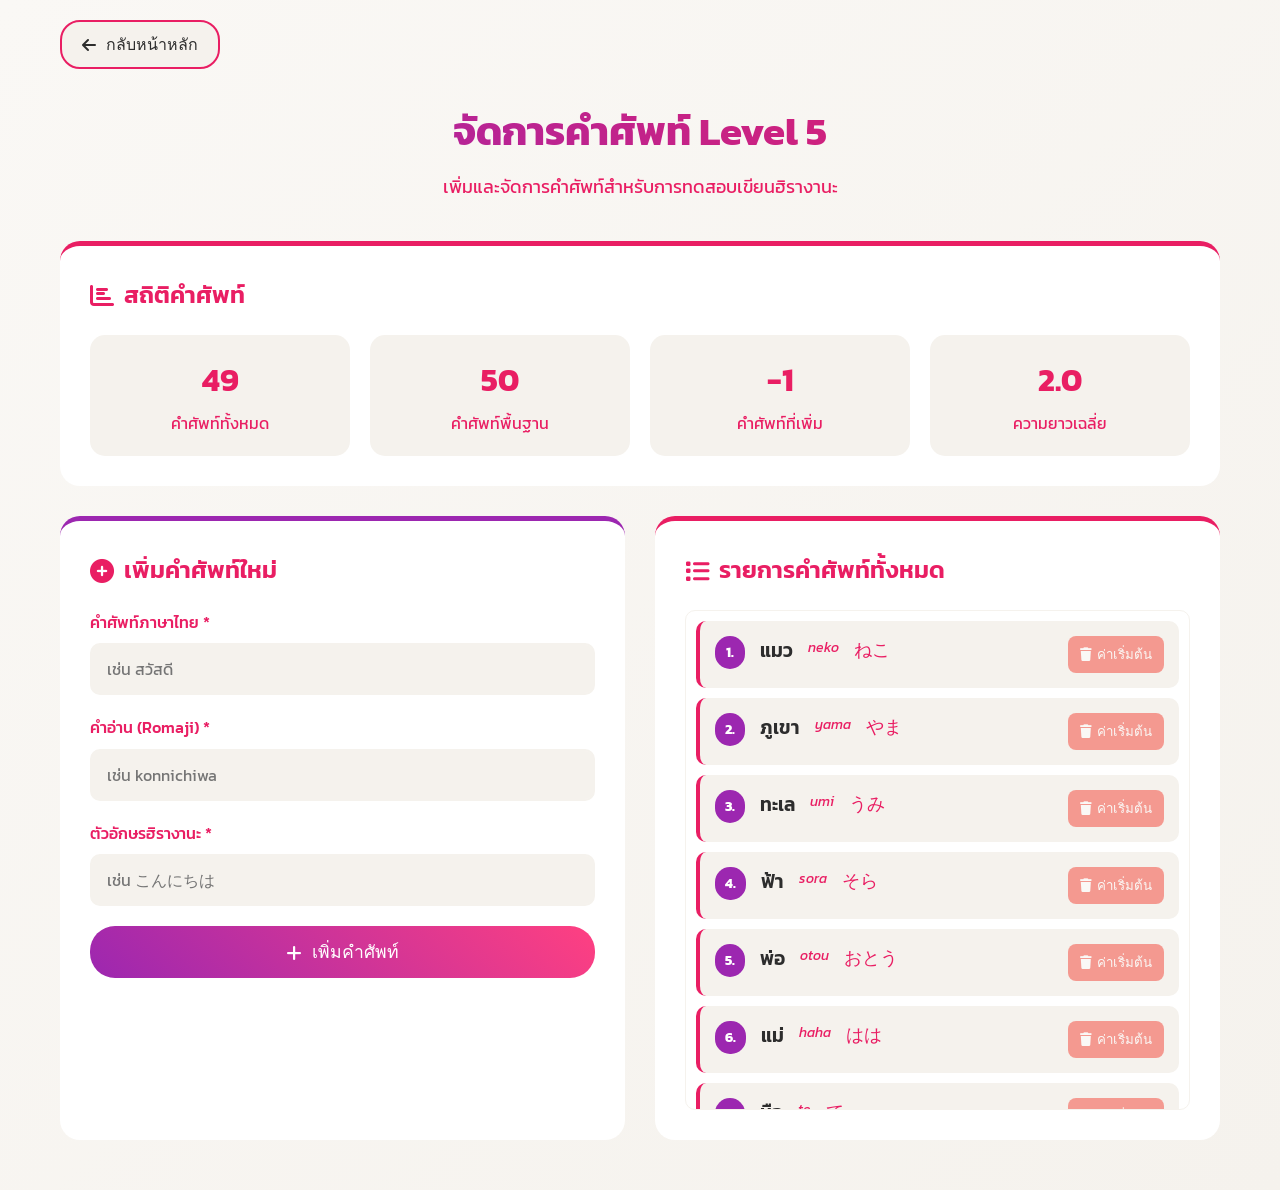
<file: jp/level5_cr.html>
<!DOCTYPE html>
<html lang="th">
<head>
    <meta charset="UTF-8">
    <meta name="viewport" content="width=device-width, initial-scale=1.0">
    <title>Vocabulary Management - Level 5 | Japanese Learning</title>
    <link rel="stylesheet" href="styles.css">
    <link rel="stylesheet" href="dark-theme.css">
    <link href="https://fonts.googleapis.com/css2?family=Kanit:wght@300;400;500;700&display=swap" rel="stylesheet">
    <link href="https://cdnjs.cloudflare.com/ajax/libs/font-awesome/6.0.0/css/all.min.css" rel="stylesheet">
    <style>
        .cr-container {
            max-width: 1200px;
            margin: 0 auto;
            padding: 20px;
        }
        
        .header-section {
            text-align: center;
            margin-bottom: 40px;
        }
        
        .page-title {
            font-size: 2.5rem;
            font-weight: 700;
            background: linear-gradient(45deg, var(--level-5), var(--primary-pink));
            -webkit-background-clip: text;
            -webkit-text-fill-color: transparent;
            background-clip: text;
            margin-bottom: 10px;
        }
        
        .page-subtitle {
            color: var(--text-secondary);
            font-size: 1.1rem;
        }
        
        .back-btn {
            background: var(--bg-secondary);
            color: var(--text-primary);
            border: 2px solid var(--primary-pink);
            padding: 10px 20px;
            border-radius: 20px;
            font-size: 1rem;
            cursor: pointer;
            transition: all 0.3s ease;
            margin-bottom: 30px;
            display: inline-flex;
            align-items: center;
            gap: 10px;
        }
        
        .back-btn:hover {
            background: var(--primary-pink);
            color: white;
        }
        
        .main-content {
            display: grid;
            grid-template-columns: 1fr 1fr;
            gap: 30px;
            margin-bottom: 30px;
        }
        
        .add-vocab-section, .vocab-list-section {
            background: var(--bg-card);
            border-radius: 20px;
            padding: 30px;
        }
        
        .add-vocab-section {
            border-top: 5px solid var(--level-5);
        }
        
        .vocab-list-section {
            border-top: 5px solid var(--primary-pink);
        }
        
        .section-title {
            font-size: 1.5rem;
            font-weight: 600;
            color: var(--primary-pink);
            margin-bottom: 20px;
            display: flex;
            align-items: center;
            gap: 10px;
        }
        
        .form-group {
            margin-bottom: 20px;
        }
        
        .form-label {
            display: block;
            margin-bottom: 8px;
            font-weight: 500;
            color: var(--text-secondary);
        }
        
        .form-input {
            width: 100%;
            padding: 12px 15px;
            border: 2px solid var(--bg-secondary);
            border-radius: 10px;
            background: var(--bg-secondary);
            color: var(--text-primary);
            font-size: 1rem;
            font-family: 'Kanit', sans-serif;
            transition: all 0.3s ease;
        }
        
        .form-input:focus {
            outline: none;
            border-color: var(--level-5);
            box-shadow: 0 0 0 3px rgba(156, 39, 176, 0.2);
        }
        
        .add-btn {
            background: linear-gradient(45deg, var(--level-5), var(--accent-pink));
            color: white;
            border: none;
            padding: 12px 30px;
            border-radius: 25px;
            font-size: 1.1rem;
            font-weight: 500;
            cursor: pointer;
            transition: all 0.3s ease;
            display: inline-flex;
            align-items: center;
            gap: 10px;
            width: 100%;
            justify-content: center;
        }
        
        .add-btn:hover {
            transform: scale(1.02);
            box-shadow: 0 5px 20px rgba(156, 39, 176, 0.4);
        }
        
        .add-btn:disabled {
            opacity: 0.5;
            cursor: not-allowed;
            transform: none;
        }
        
        .vocab-list {
            max-height: 500px;
            overflow-y: auto;
            border: 1px solid var(--bg-secondary);
            border-radius: 10px;
            padding: 10px;
        }
        
        .vocab-item {
            background: var(--bg-secondary);
            border-radius: 10px;
            padding: 15px;
            margin-bottom: 10px;
            display: flex;
            justify-content: space-between;
            align-items: center;
            transition: all 0.3s ease;
        }
        
        .vocab-item:hover {
            transform: translateX(5px);
            box-shadow: 0 3px 10px rgba(233, 30, 99, 0.2);
        }
        
        .vocab-item.default {
            border-left: 4px solid var(--primary-pink);
        }
        
        .vocab-item.custom {
            border-left: 4px solid var(--level-5);
        }
        
        .vocab-content {
            flex: 1;
            display: flex;
            align-items: flex-start;
            gap: 15px;
        }
        
        .vocab-number {
            background: var(--level-5);
            color: white;
            font-weight: bold;
            font-size: 0.9rem;
            padding: 5px 10px;
            border-radius: 15px;
            min-width: 30px;
            text-align: center;
            flex-shrink: 0;
        }
        
        .vocab-thai {
            font-size: 1.2rem;
            font-weight: 600;
            color: var(--text-primary);
            margin-bottom: 5px;
        }
        
        .vocab-romaji {
            font-size: 0.9rem;
            color: var(--text-secondary);
            font-style: italic;
            margin-bottom: 5px;
        }
        
        .vocab-hiragana {
            font-size: 1.1rem;
            color: var(--primary-pink);
            font-weight: 500;
        }
        
        .vocab-badge {
            background: var(--level-5);
            color: white;
            padding: 3px 8px;
            border-radius: 10px;
            font-size: 0.7rem;
            margin-left: 10px;
        }
        
        .delete-btn {
            background: var(--error);
            color: white;
            border: none;
            padding: 8px 12px;
            border-radius: 8px;
            cursor: pointer;
            transition: all 0.3s ease;
            display: flex;
            align-items: center;
            gap: 5px;
        }
        
        .delete-btn:hover {
            background: #d32f2f;
            transform: scale(1.05);
        }
        
        .delete-btn:disabled {
            opacity: 0.5;
            cursor: not-allowed;
            transform: none;
        }
        
        .stats-section {
            background: var(--bg-card);
            border-radius: 20px;
            padding: 30px;
            margin-bottom: 30px;
            border-top: 5px solid var(--primary-pink);
        }
        
        .stats-grid {
            display: grid;
            grid-template-columns: repeat(auto-fit, minmax(150px, 1fr));
            gap: 20px;
        }
        
        .stat-card {
            background: var(--bg-secondary);
            padding: 20px;
            border-radius: 15px;
            text-align: center;
        }
        
        .stat-value {
            font-size: 2rem;
            font-weight: 700;
            color: var(--primary-pink);
        }
        
        .stat-label {
            color: var(--text-secondary);
            margin-top: 5px;
        }
        
        .empty-state {
            text-align: center;
            padding: 40px;
            color: var(--text-muted);
        }
        
        .empty-state i {
            font-size: 3rem;
            margin-bottom: 15px;
            opacity: 0.5;
        }
        
        .success-message {
            background: rgba(76, 175, 80, 0.2);
            color: var(--success);
            border: 2px solid var(--success);
            padding: 15px;
            border-radius: 10px;
            margin-bottom: 20px;
            display: flex;
            align-items: center;
            gap: 10px;
            animation: fadeIn 0.5s ease;
        }
        
        .error-message {
            background: rgba(244, 67, 54, 0.2);
            color: var(--error);
            border: 2px solid var(--error);
            padding: 15px;
            border-radius: 10px;
            margin-bottom: 20px;
            display: flex;
            align-items: center;
            gap: 10px;
            animation: fadeIn 0.5s ease;
        }
        
        @keyframes fadeIn {
            from { opacity: 0; transform: translateY(-10px); }
            to { opacity: 1; transform: translateY(0); }
        }
        
        @media (max-width: 768px) {
            .main-content {
                grid-template-columns: 1fr;
                gap: 20px;
            }
            
            .add-vocab-section, .vocab-list-section {
                padding: 20px;
            }
            
            .page-title {
                font-size: 2rem;
            }
            
            .stats-grid {
                grid-template-columns: repeat(2, 1fr);
            }
        }
        
        @media (max-width: 480px) {
            .cr-container {
                padding: 15px;
            }
            
            .vocab-item {
                flex-direction: column;
                align-items: flex-start;
                gap: 10px;
            }
            
            .delete-btn {
                align-self: flex-end;
            }
        }
    </style>
</head>
<body>
    <div class="cr-container">
        <button class="back-btn" onclick="goBack()">
            <i class="fas fa-arrow-left"></i> กลับหน้าหลัก
        </button>
        
        <div class="header-section">
            <h1 class="page-title">จัดการคำศัพท์ Level 5</h1>
            <p class="page-subtitle">เพิ่มและจัดการคำศัพท์สำหรับการทดสอบเขียนฮิรางานะ</p>
        </div>
        
        <div class="stats-section">
            <h2 class="section-title">
                <i class="fas fa-chart-bar"></i> สถิติคำศัพท์
            </h2>
            <div class="stats-grid">
                <div class="stat-card">
                    <div class="stat-value" id="totalCount">50</div>
                    <div class="stat-label">คำศัพท์ทั้งหมด</div>
                </div>
                <div class="stat-card">
                    <div class="stat-value" id="defaultCount">50</div>
                    <div class="stat-label">คำศัพท์พื้นฐาน</div>
                </div>
                <div class="stat-card">
                    <div class="stat-value" id="customCount">0</div>
                    <div class="stat-label">คำศัพท์ที่เพิ่ม</div>
                </div>
                <div class="stat-card">
                    <div class="stat-value" id="avgLength">0</div>
                    <div class="stat-label">ความยาวเฉลี่ย</div>
                </div>
            </div>
        </div>
        
        <div class="main-content">
            <div class="add-vocab-section">
                <h2 class="section-title">
                    <i class="fas fa-plus-circle"></i> เพิ่มคำศัพท์ใหม่
                </h2>
                
                <div id="messageContainer"></div>
                
                <form id="addVocabForm" onsubmit="addVocabulary(event)">
                    <div class="form-group">
                        <label class="form-label" for="thaiInput">คำศัพท์ภาษาไทย *</label>
                        <input 
                            type="text" 
                            id="thaiInput" 
                            class="form-input" 
                            placeholder="เช่น สวัสดี"
                            required
                        >
                    </div>
                    
                    <div class="form-group">
                        <label class="form-label" for="romajiInput">คำอ่าน (Romaji) *</label>
                        <input 
                            type="text" 
                            id="romajiInput" 
                            class="form-input" 
                            placeholder="เช่น konnichiwa"
                            required
                        >
                    </div>
                    
                    <div class="form-group">
                        <label class="form-label" for="hiraganaInput">ตัวอักษรฮิรางานะ *</label>
                        <input 
                            type="text" 
                            id="hiraganaInput" 
                            class="form-input" 
                            placeholder="เช่น こんにちは"
                            required
                        >
                    </div>
                    
                    <button type="submit" class="add-btn">
                        <i class="fas fa-plus"></i> เพิ่มคำศัพท์
                    </button>
                </form>
            </div>
            
            <div class="vocab-list-section">
                <h2 class="section-title">
                    <i class="fas fa-list"></i> รายการคำศัพท์ทั้งหมด
                </h2>
                
                <div id="vocabList" class="vocab-list">
                    <!-- Vocabulary list will be generated here -->
                </div>
            </div>
        </div>
    </div>

    <script src="hiragana.js"></script>
    <script>
        // Initialize page
        let allVocabulary = [];
        
        function initPage() {
            loadVocabulary();
            updateStats();
        }
        
        // Load vocabulary from storage
        function loadVocabulary() {
            // Load custom vocabulary and merge with default
            const customVocab = HiraganaHelper.loadCustomVocabulary();
            const defaultVocab = HiraganaHelper.defaultVocabulary();
            allVocabulary = [...defaultVocab, ...customVocab];
            renderVocabularyList();
        }
        
        // Render vocabulary list
        function renderVocabularyList() {
            const listContainer = document.getElementById('vocabList');
            
            if (allVocabulary.length === 0) {
                listContainer.innerHTML = `
                    <div class="empty-state">
                        <i class="fas fa-inbox"></i>
                        <p>ยังไม่มีคำศัพท์ในระบบ</p>
                    </div>
                `;
                return;
            }
            
            listContainer.innerHTML = '';
            
            allVocabulary.forEach((vocab, index) => {
                // Check if this vocabulary is in the default list (first 50 items)
                const defaultVocab = HiraganaHelper.defaultVocabulary();
                const isDefault = defaultVocab.some(defaultVocab => 
                    defaultVocab.thai === vocab.thai && 
                    defaultVocab.romaji === vocab.romaji && 
                    defaultVocab.hiragana === vocab.hiragana
                );
                
                const vocabItem = document.createElement('div');
                vocabItem.className = `vocab-item ${isDefault ? 'default' : 'custom'}`;
                
                vocabItem.innerHTML = `
                    <div class="vocab-content">
                        <div class="vocab-number">${index + 1}.</div>
                        <div class="vocab-thai">
                            ${vocab.thai}
                            ${!isDefault ? '<span class="vocab-badge">เพิ่มเอง</span>' : ''}
                        </div>
                        <div class="vocab-romaji">${vocab.romaji}</div>
                        <div class="vocab-hiragana">${vocab.hiragana}</div>
                    </div>
                    <button class="delete-btn" onclick="deleteVocabulary(${index})" ${isDefault ? 'disabled' : ''}>
                        <i class="fas fa-trash"></i>
                        ${isDefault ? 'ค่าเริ่มต้น' : 'ลบ'}
                    </button>
                `;
                
                listContainer.appendChild(vocabItem);
            });
        }
        
        // Add vocabulary
        function addVocabulary(event) {
            event.preventDefault();
            
            const thaiInput = document.getElementById('thaiInput');
            const romajiInput = document.getElementById('romajiInput');
            const hiraganaInput = document.getElementById('hiraganaInput');
            
            const newVocab = {
                thai: thaiInput.value.trim(),
                romaji: romajiInput.value.trim(),
                hiragana: hiraganaInput.value.trim()
            };
            
            // Validate
            if (!newVocab.thai || !newVocab.romaji || !newVocab.hiragana) {
                showMessage('กรุณากรอกข้อมูลให้ครบทุกช่อง', 'error');
                return;
            }
            
            // Check for duplicates
            const isDuplicate = allVocabulary.some(vocab => 
                vocab.thai === newVocab.thai || 
                vocab.romaji === newVocab.romaji ||
                vocab.hiragana === newVocab.hiragana
            );
            
            if (isDuplicate) {
                showMessage('คำศัพท์นี้มีอยู่แล้วในระบบ', 'error');
                return;
            }
            
            // Add to storage
            HiraganaHelper.saveVocabulary(newVocab);
            
            // Clear form
            thaiInput.value = '';
            romajiInput.value = '';
            hiraganaInput.value = '';
            
            // Reload and show success
            loadVocabulary();
            updateStats();
            showMessage('เพิ่มคำศัพท์สำเร็จ!', 'success');
        }
        
        // Delete vocabulary
        function deleteVocabulary(index) {
            if (confirm('คุณแน่ใจหรือไม่ที่จะลบคำศัพท์นี้?')) {
                HiraganaHelper.deleteVocabulary(index);
                loadVocabulary();
                updateStats();
                showMessage('ลบคำศัพท์สำเร็จ', 'success');
            }
        }
        
        // Update statistics
        function updateStats() {
            const totalCount = allVocabulary.length;
            const defaultCount = 50; // All 50 are default now
            const customCount = totalCount - defaultCount;
            
            let totalLength = 0;
            allVocabulary.forEach(vocab => {
                totalLength += vocab.hiragana.length;
            });
            const avgLength = totalCount > 0 ? (totalLength / totalCount).toFixed(1) : 0;
            
            document.getElementById('totalCount').textContent = totalCount;
            document.getElementById('defaultCount').textContent = defaultCount;
            document.getElementById('customCount').textContent = customCount;
            document.getElementById('avgLength').textContent = avgLength;
        }
        
        // Show message
        function showMessage(message, type) {
            const messageContainer = document.getElementById('messageContainer');
            const messageDiv = document.createElement('div');
            messageDiv.className = `${type}-message`;
            messageDiv.innerHTML = `
                <i class="fas fa-${type === 'success' ? 'check-circle' : 'exclamation-circle'}"></i>
                ${message}
            `;
            
            messageContainer.innerHTML = '';
            messageContainer.appendChild(messageDiv);
            
            // Auto remove after 3 seconds
            setTimeout(() => {
                messageDiv.style.opacity = '0';
                setTimeout(() => {
                    messageContainer.innerHTML = '';
                }, 300);
            }, 3000);
        }
        
        // Go back to main page
        function goBack() {
            window.location.href = 'index.html';
        }
        
        // Initialize on load
        window.onload = function() {
            // Check for saved dark mode preference
            const body = document.body;
            if (localStorage.getItem('darkMode') === 'enabled') {
                body.classList.add('dark-mode');
            }
            
            initPage();
        };
    </script>
</body>
</html>
</file>
<file: jp/styles.css>
/* Dark Pink Theme - Main Styles */
:root {
    --primary-pink: #e91e63;
    --dark-pink: #c2185b;
    --light-pink: #f8bbd0;
    --accent-pink: #ff4081;
    --bg-primary: #1a1a1a;
    --bg-secondary: #2d2d2d;
    --bg-card: #404040;
    --text-primary: #ffffff;
    --text-secondary: #f8bbd0;
    --text-muted: #b0b0b0;
    --success: #4caf50;
    --warning: #ff9800;
    --error: #f44336;
    --info: #2196f3;
    
    /* Level Colors */
    --level-1: #4caf50;
    --level-2: #2196f3;
    --level-3: #ff9800;
    --level-4: #f44336;
    --level-5: #9c27b0;
}

/* Light Theme Colors */
body:not(.dark-mode) {
    --bg-primary: #faf8f5;
    --bg-secondary: #f5f2ed;
    --bg-card: #ffffff;
    --text-primary: #2d2d2d;
    --text-secondary: #e91e63;
    --text-muted: #666666;
}

/* Light Theme Specific Styles */
body:not(.dark-mode) .level-card {
    background: var(--bg-card);
    border: 2px solid rgba(233, 30, 99, 0.2);
    box-shadow: 0 8px 25px rgba(0, 0, 0, 0.08);
}

body:not(.dark-mode) .level-card:hover {
    border-color: var(--primary-pink);
    box-shadow: 0 12px 35px rgba(233, 30, 99, 0.15);
}

body:not(.dark-mode) .tool-btn {
    background: var(--bg-card);
    color: var(--primary-pink);
    border: 2px solid var(--primary-pink);
    box-shadow: 0 4px 15px rgba(0, 0, 0, 0.05);
}

body:not(.dark-mode) .tool-btn:hover {
    background: var(--primary-pink);
    color: white;
    transform: scale(1.05);
    box-shadow: 0 6px 20px rgba(233, 30, 99, 0.25);
}

body:not(.dark-mode) .dark-mode-toggle {
    background: var(--bg-card);
    color: var(--primary-pink);
    border: 2px solid var(--primary-pink);
    box-shadow: 0 4px 15px rgba(0, 0, 0, 0.05);
}

body:not(.dark-mode) .footer {
    border-top: 1px solid rgba(0, 0, 0, 0.1);
}

* {
    margin: 0;
    padding: 0;
    box-sizing: border-box;
}

body {
    font-family: 'Kanit', sans-serif;
    background: linear-gradient(135deg, var(--bg-primary) 0%, var(--bg-secondary) 100%);
    color: var(--text-primary);
    min-height: 100vh;
    line-height: 1.6;
}

.container {
    max-width: 1200px;
    margin: 0 auto;
    padding: 20px;
    min-height: 100vh;
    display: flex;
    flex-direction: column;
}

/* Header Styles */
.header {
    text-align: center;
    margin-bottom: 40px;
    position: relative;
}

.flag-container {
    display: flex;
    align-items: center;
    justify-content: center;
    gap: 20px;
    margin-bottom: 10px;
}

.flag {
    font-size: 2.5rem;
    animation: wave 2s ease-in-out infinite;
}

@keyframes wave {
    0%, 100% { transform: rotate(0deg); }
    25% { transform: rotate(-5deg); }
    75% { transform: rotate(5deg); }
}

.header h1 {
    font-size: 2.5rem;
    font-weight: 700;
    background: linear-gradient(45deg, var(--primary-pink), var(--accent-pink));
    -webkit-background-clip: text;
    -webkit-text-fill-color: transparent;
    background-clip: text;
    margin: 0;
}

.subtitle {
    color: var(--text-secondary);
    font-size: 1.1rem;
    margin-bottom: 20px;
}

.dark-mode-toggle {
    position: absolute;
    top: 0;
    right: 0;
    background: var(--bg-card);
    border: 2px solid var(--primary-pink);
    color: var(--primary-pink);
    padding: 10px 15px;
    border-radius: 50px;
    cursor: pointer;
    transition: all 0.3s ease;
    font-size: 1.2rem;
}

.dark-mode-toggle:hover {
    background: var(--primary-pink);
    color: white;
    transform: scale(1.1);
}

/* Main Content */
.main-content {
    flex: 1;
    display: flex;
    flex-direction: column;
    gap: 30px;
}

/* Levels Grid */
.levels-grid {
    display: grid;
    grid-template-columns: repeat(auto-fit, minmax(280px, 1fr));
    gap: 25px;
    margin-bottom: 30px;
}

.level-card {
    background: var(--bg-card);
    border-radius: 20px;
    padding: 30px;
    text-align: center;
    transition: all 0.3s ease;
    border: 2px solid transparent;
    position: relative;
    overflow: hidden;
}

.level-card::before {
    content: '';
    position: absolute;
    top: 0;
    left: 0;
    right: 0;
    height: 5px;
    background: linear-gradient(90deg, var(--primary-pink), var(--accent-pink));
}

.level-card:hover {
    transform: translateY(-10px);
    box-shadow: 0 10px 30px rgba(233, 30, 99, 0.3);
    border-color: var(--primary-pink);
}

.level-1::before { background: var(--level-1); }
.level-2::before { background: var(--level-2); }
.level-3::before { background: var(--level-3); }
.level-4::before { background: var(--level-4); }
.level-5::before { background: var(--level-5); }

.level-header {
    margin-bottom: 20px;
}

.level-header h2 {
    font-size: 1.8rem;
    font-weight: 600;
    margin-bottom: 5px;
}

.difficulty {
    display: inline-block;
    padding: 5px 15px;
    border-radius: 20px;
    font-size: 0.9rem;
    font-weight: 500;
    background: rgba(255, 255, 255, 0.1);
    color: var(--text-secondary);
}

.level-description {
    margin-bottom: 25px;
}

.level-description i {
    font-size: 2.5rem;
    color: var(--primary-pink);
    margin-bottom: 15px;
    display: block;
}

.level-description p {
    font-size: 1.1rem;
    margin-bottom: 8px;
    color: var(--text-primary);
}

.level-description small {
    color: var(--text-muted);
    font-size: 0.9rem;
}

.start-btn {
    background: linear-gradient(45deg, var(--primary-pink), var(--accent-pink));
    color: white;
    border: none;
    padding: 15px 30px;
    border-radius: 30px;
    font-size: 1.1rem;
    font-weight: 500;
    cursor: pointer;
    transition: all 0.3s ease;
    display: inline-flex;
    align-items: center;
    gap: 10px;
}

.start-btn:hover {
    transform: scale(1.05);
    box-shadow: 0 5px 20px rgba(233, 30, 99, 0.4);
}

.start-btn i {
    font-size: 1rem;
}

/* Additional Tools */
.additional-tools {
    text-align: center;
    margin-top: 30px;
}

.tool-btn {
    background: var(--bg-secondary);
    color: var(--primary-pink);
    border: 2px solid var(--primary-pink);
    padding: 15px 25px;
    border-radius: 30px;
    font-size: 1rem;
    font-weight: 500;
    cursor: pointer;
    transition: all 0.3s ease;
    display: inline-flex;
    align-items: center;
    gap: 10px;
}

.tool-btn:hover {
    background: var(--primary-pink);
    color: white;
    transform: scale(1.05);
}

/* Footer */
.footer {
    text-align: center;
    padding: 20px 0;
    border-top: 1px solid rgba(255, 255, 255, 0.1);
    margin-top: auto;
    color: var(--text-muted);
}

/* Responsive Design */
@media (max-width: 768px) {
    .container {
        padding: 15px;
    }
    
    .header h1 {
        font-size: 2rem;
    }
    
    .flag {
        font-size: 2rem;
    }
    
    .levels-grid {
        grid-template-columns: 1fr;
        gap: 20px;
    }
    
    .level-card {
        padding: 25px;
    }
    
    .dark-mode-toggle {
        position: static;
        margin-top: 20px;
    }
}

@media (max-width: 480px) {
    .header h1 {
        font-size: 1.8rem;
    }
    
    .flag-container {
        flex-direction: column;
        gap: 10px;
    }
    
    .level-card {
        padding: 20px;
    }
    
    .start-btn {
        padding: 12px 25px;
        font-size: 1rem;
    }
}

/* Animations */
@keyframes fadeIn {
    from {
        opacity: 0;
        transform: translateY(20px);
    }
    to {
        opacity: 1;
        transform: translateY(0);
    }
}

.fade-in {
    animation: fadeIn 0.6s ease-out;
}

/* Scrollbar Styling */
::-webkit-scrollbar {
    width: 8px;
}

::-webkit-scrollbar-track {
    background: var(--bg-secondary);
}

::-webkit-scrollbar-thumb {
    background: var(--primary-pink);
    border-radius: 4px;
}

::-webkit-scrollbar-thumb:hover {
    background: var(--accent-pink);
}
</file>
<file: jp/dark-theme.css>
/* Dark Theme Enhancements */
body.dark-mode {
    background: linear-gradient(135deg, #0a0a0a 0%, #1a1a1a 100%);
}

body.dark-mode .container {
    background: transparent;
}

body.dark-mode .level-card {
    background: rgba(30, 30, 30, 0.9);
    border-color: rgba(233, 30, 99, 0.3);
}

body.dark-mode .level-card:hover {
    border-color: var(--primary-pink);
    box-shadow: 0 10px 30px rgba(233, 30, 99, 0.4);
}

body.dark-mode .tool-btn {
    background: rgba(30, 30, 30, 0.9);
}

body.dark-mode .dark-mode-toggle {
    background: rgba(30, 30, 30, 0.9);
}

/* Level 5 Special Dark Mode */
body.dark-mode.level-5-page {
    background: #000000;
}

body.dark-mode.level-5-page .container {
    background: #000000;
}

body.dark-mode.level-5-page .level-card {
    background: rgba(20, 20, 20, 0.95);
    border: 2px solid var(--level-5);
}

/* Enhanced contrast for dark mode */
body.dark-mode {
    --text-primary: #ffffff;
    --text-secondary: #f8bbd0;
    --text-muted: #cccccc;
    --bg-card: rgba(40, 40, 40, 0.9);
    --bg-secondary: rgba(30, 30, 30, 0.9);
}

/* Smooth transitions for theme switching */
body {
    transition: background 0.3s ease, color 0.3s ease;
}

.level-card,
.tool-btn,
.dark-mode-toggle {
    transition: background 0.3s ease, border-color 0.3s ease, box-shadow 0.3s ease;
}
</file>
